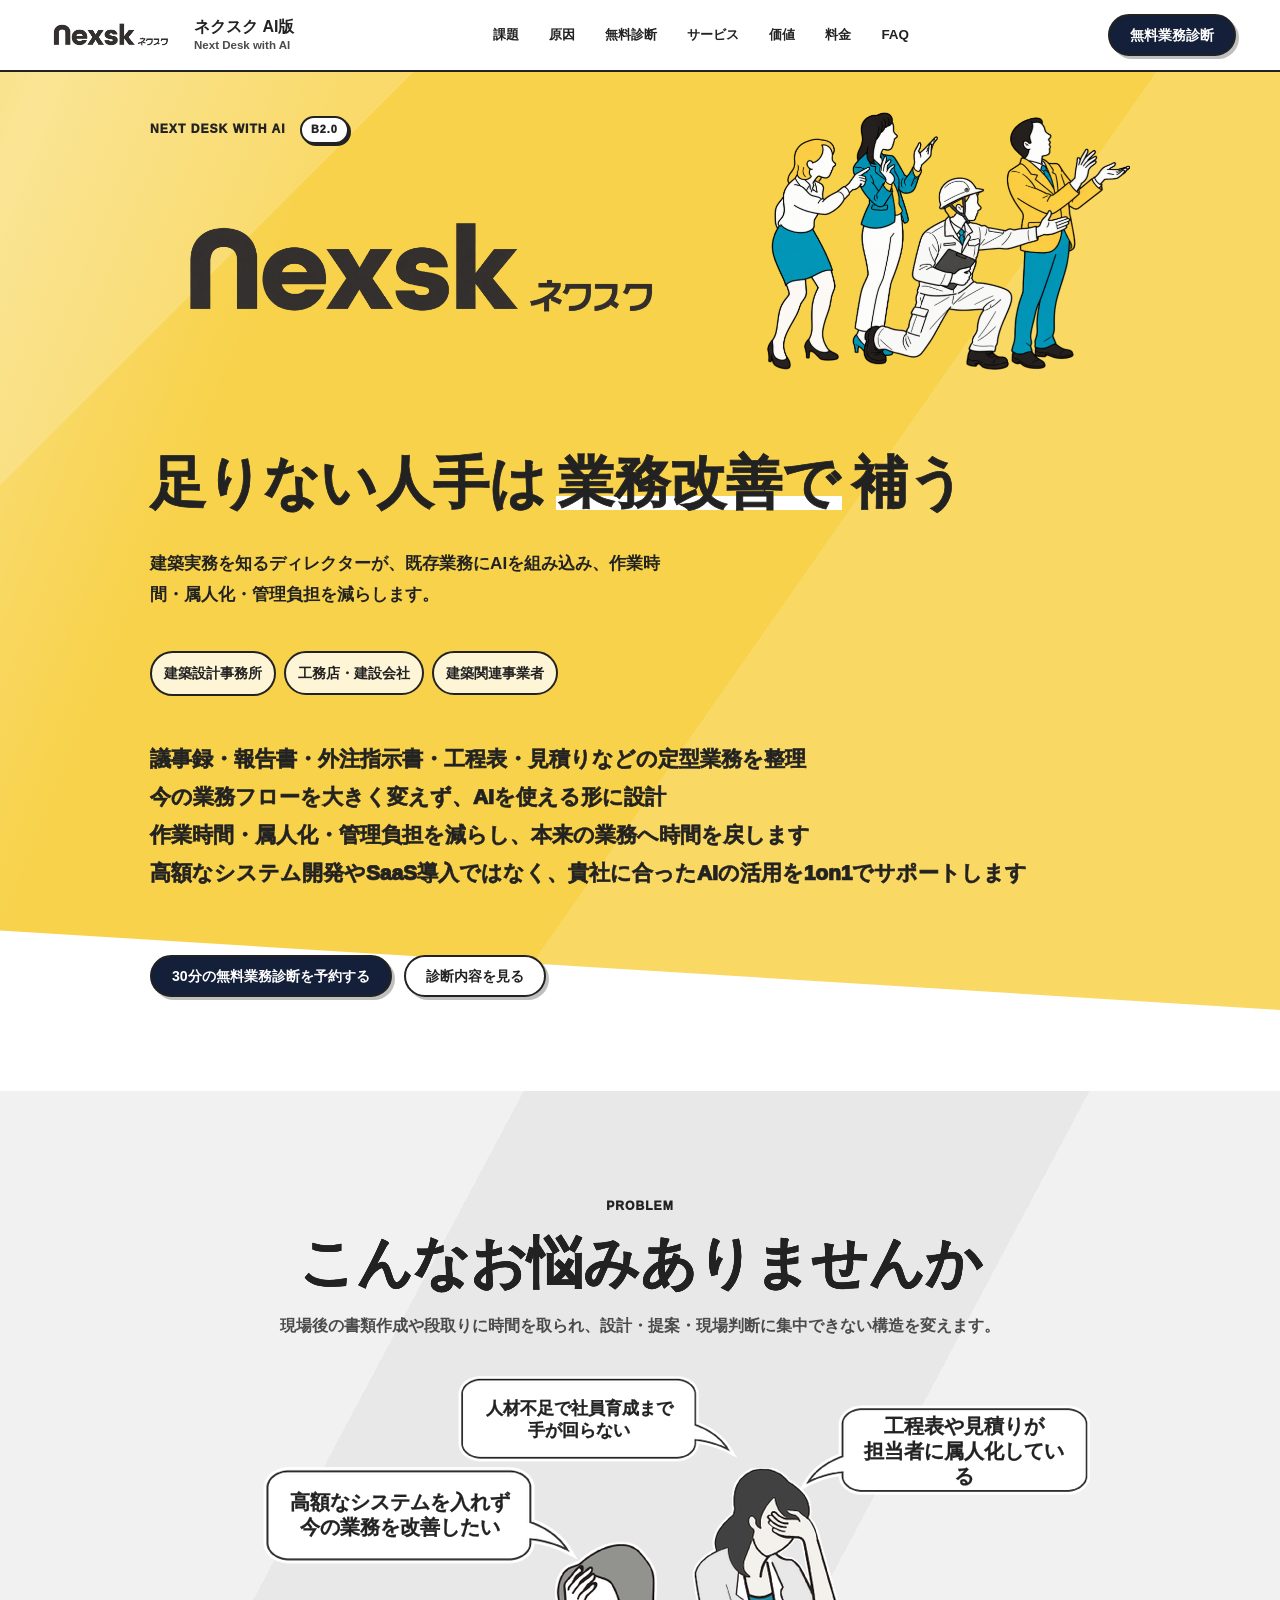
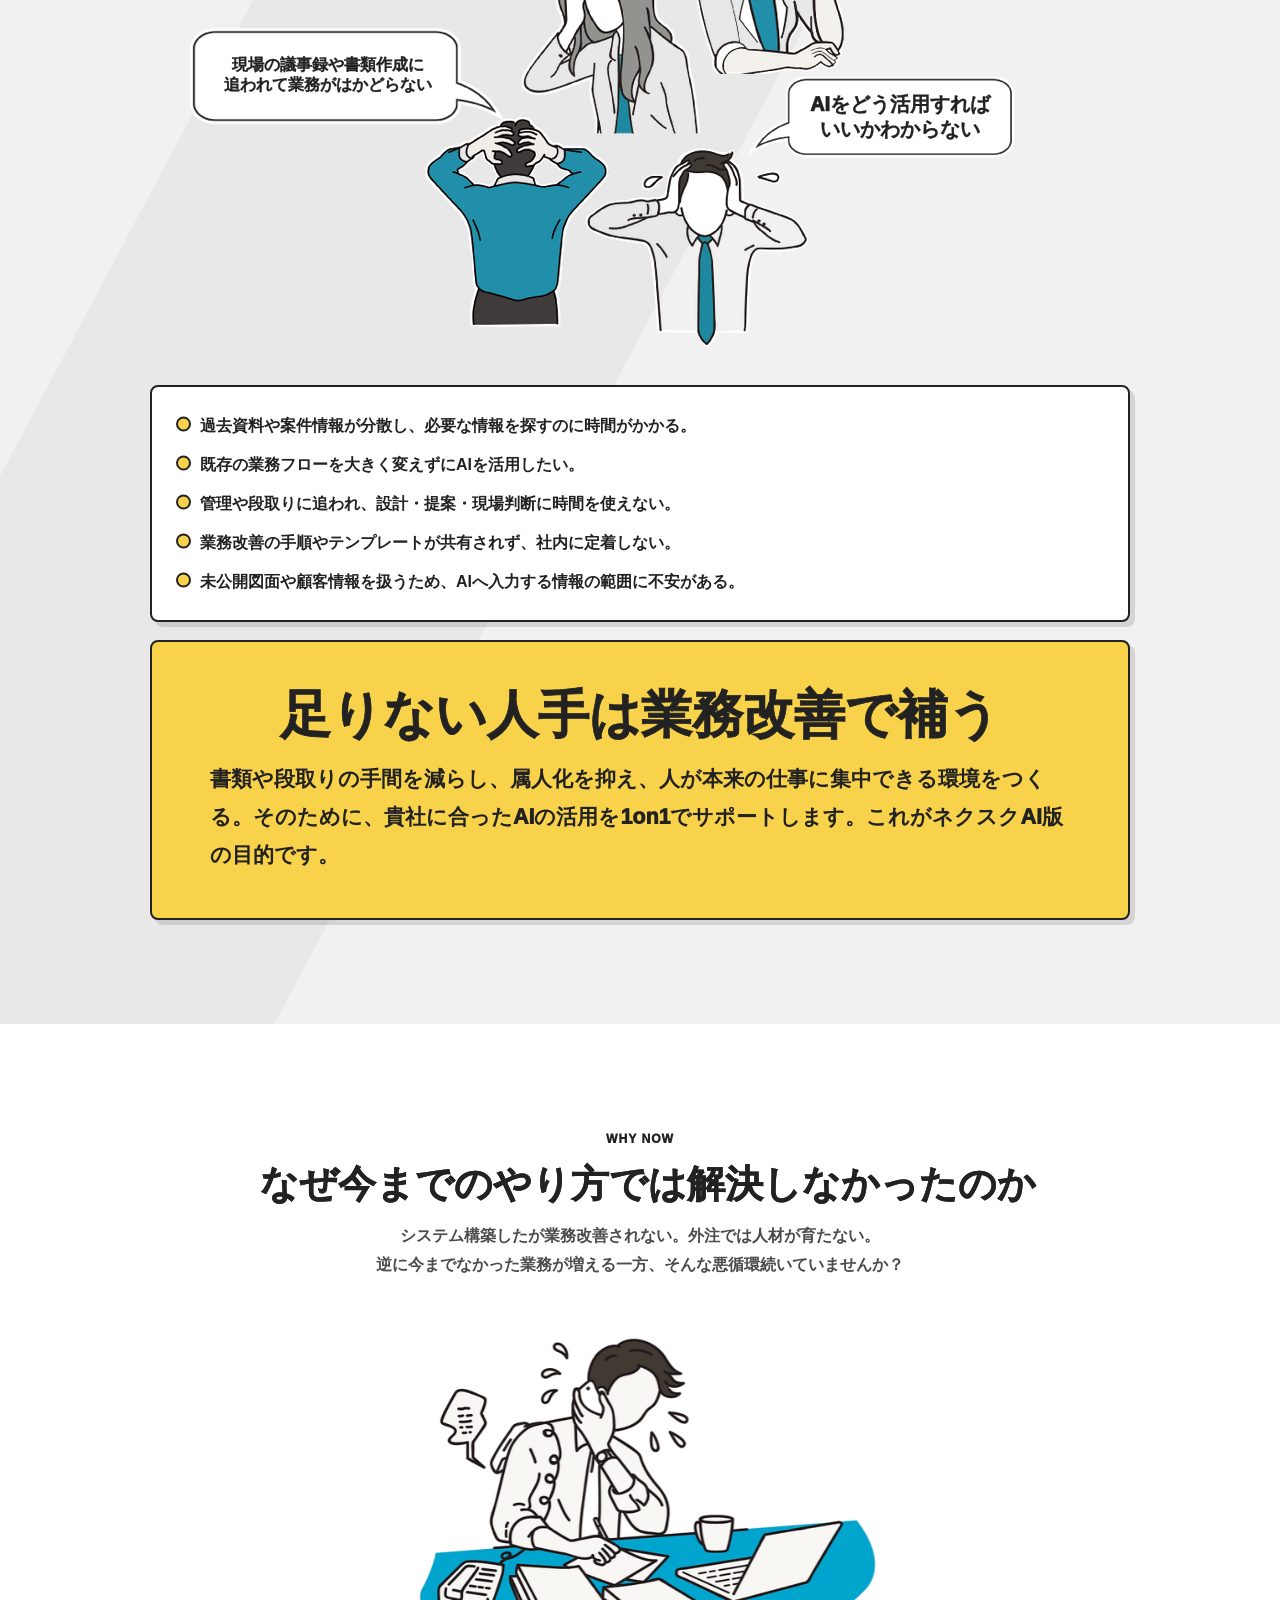
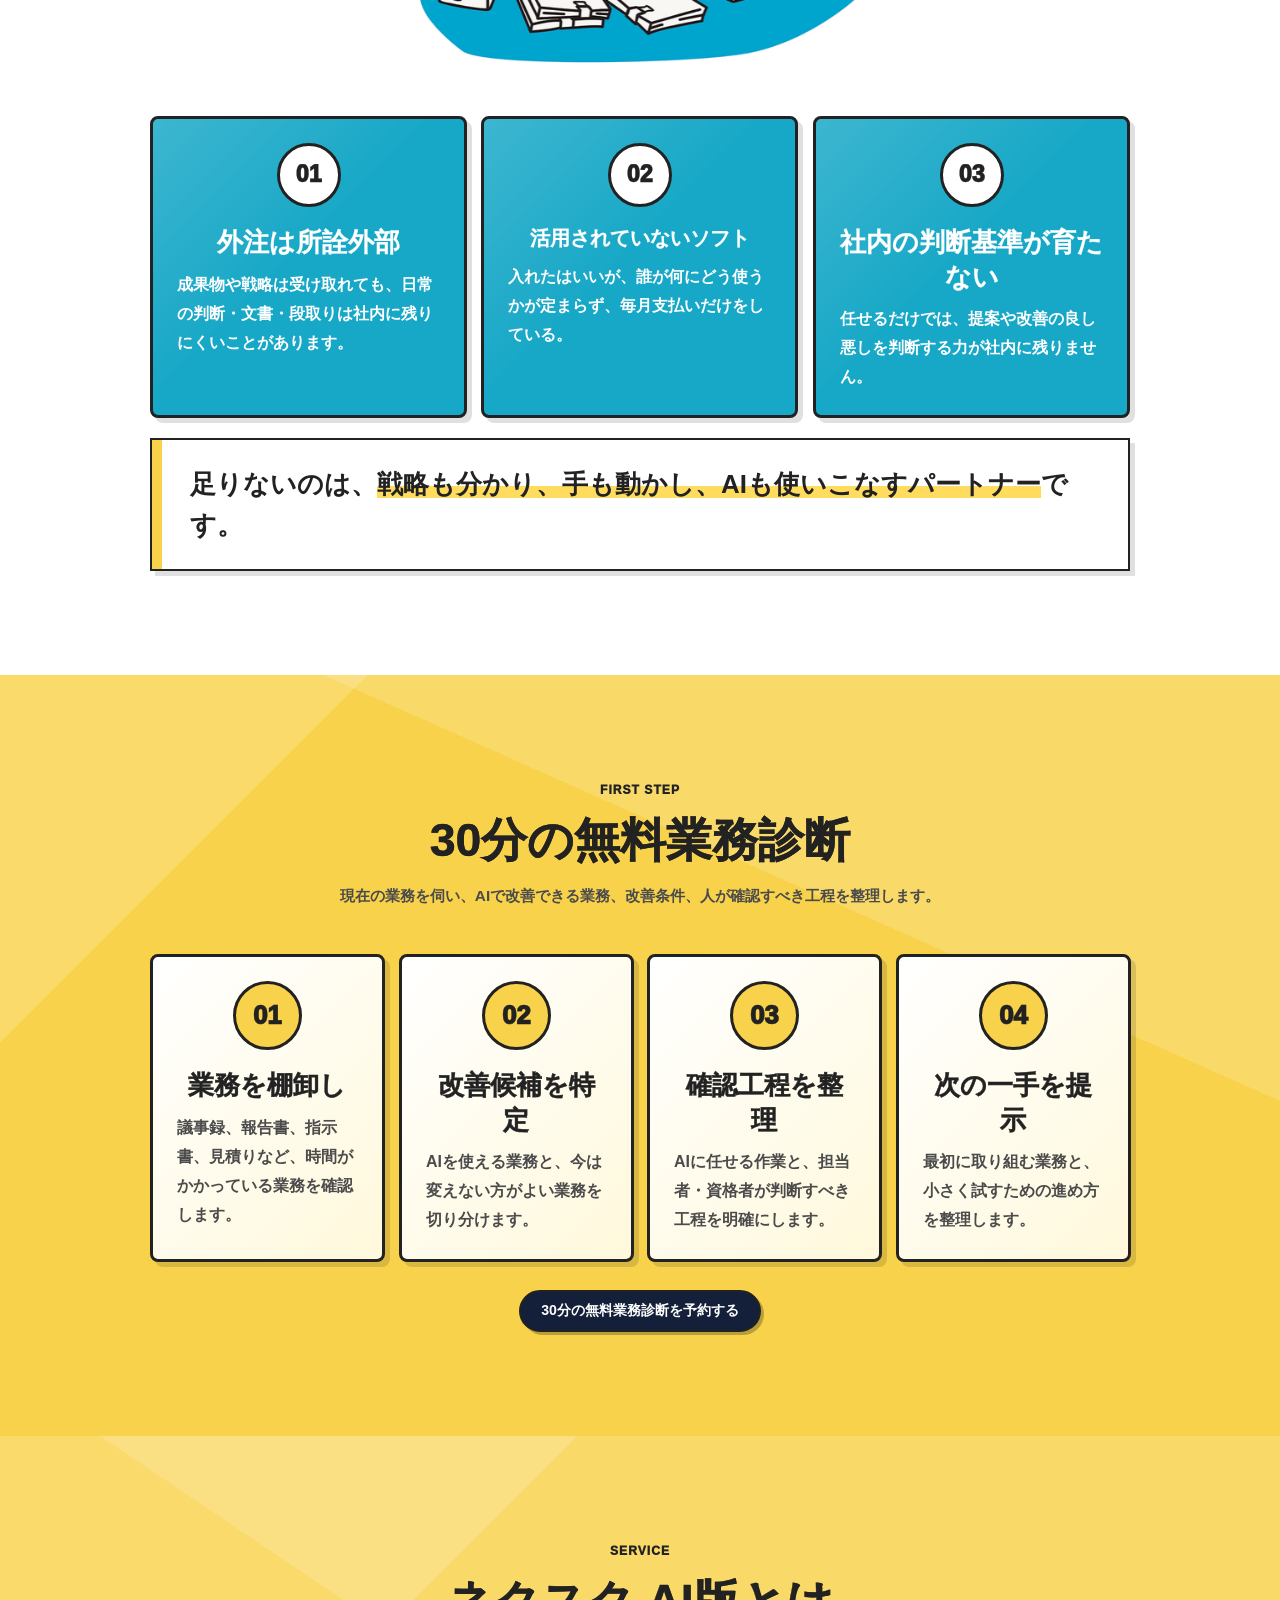
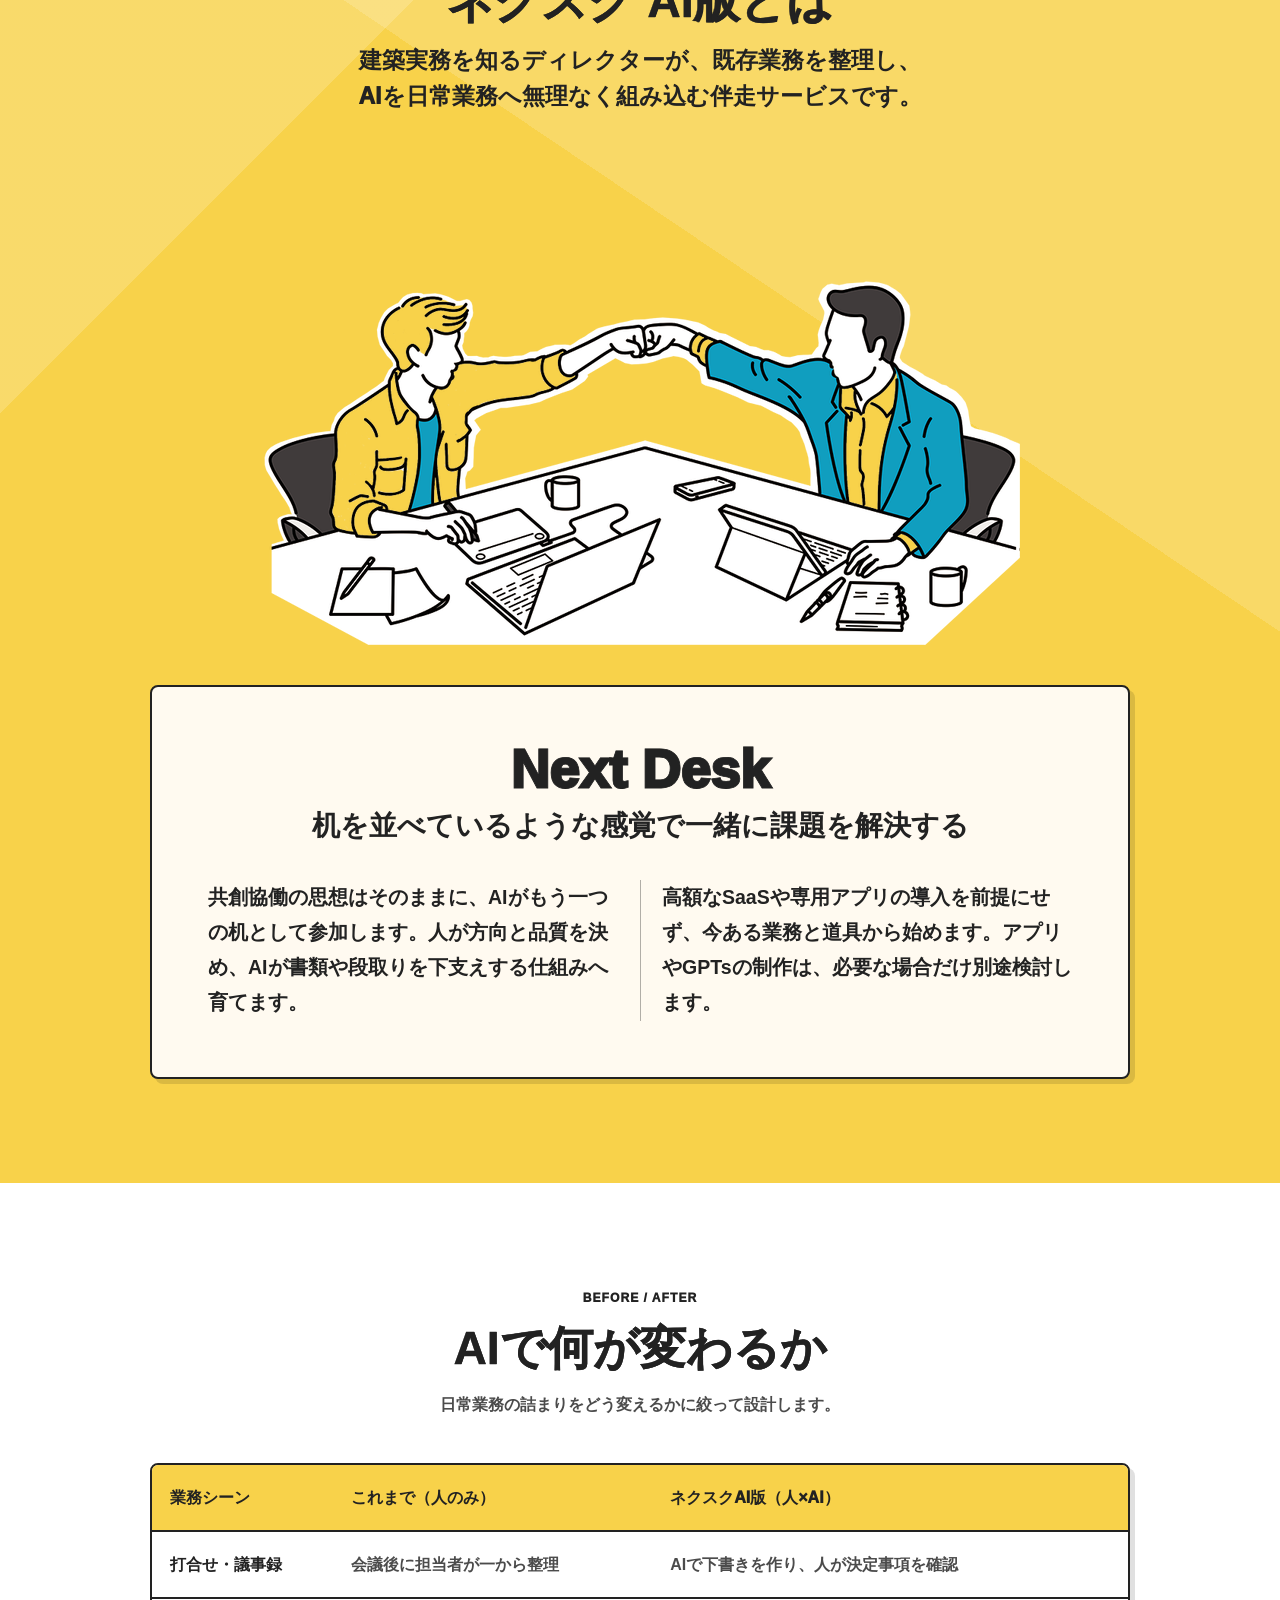
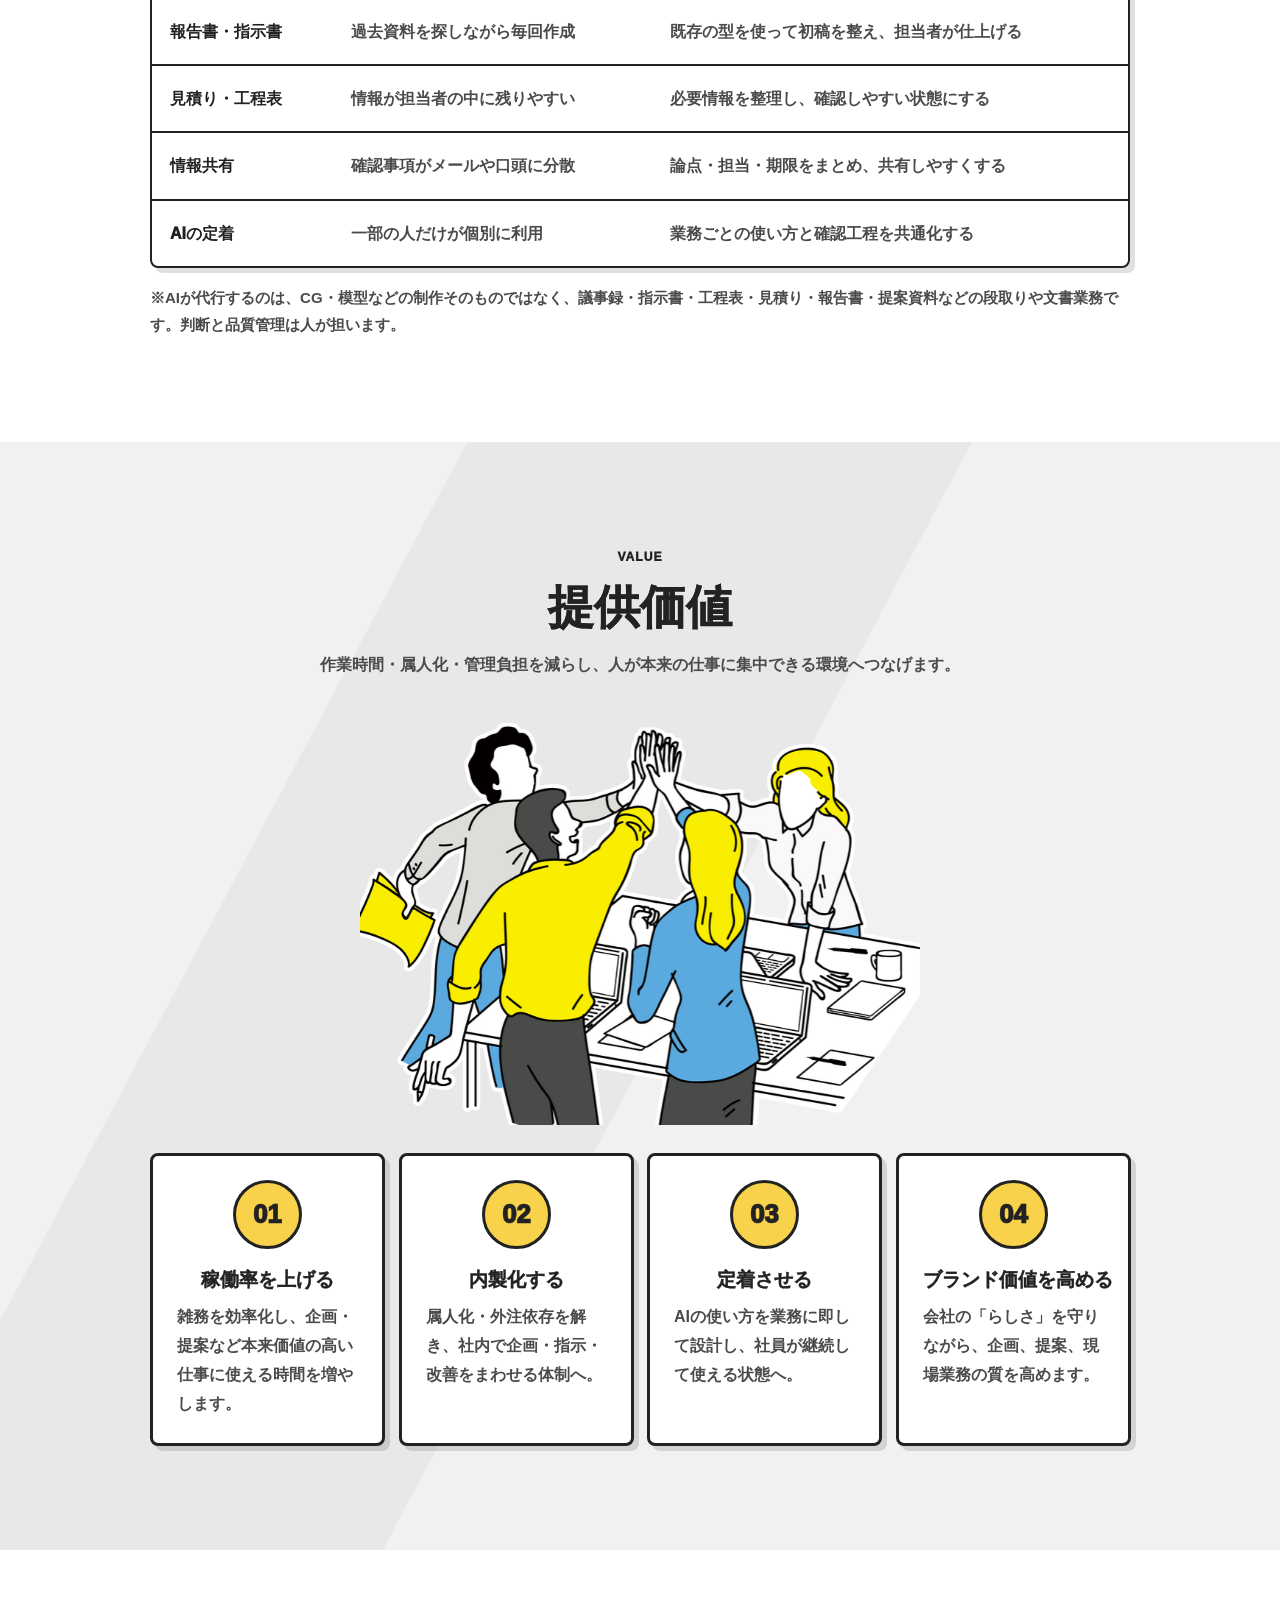
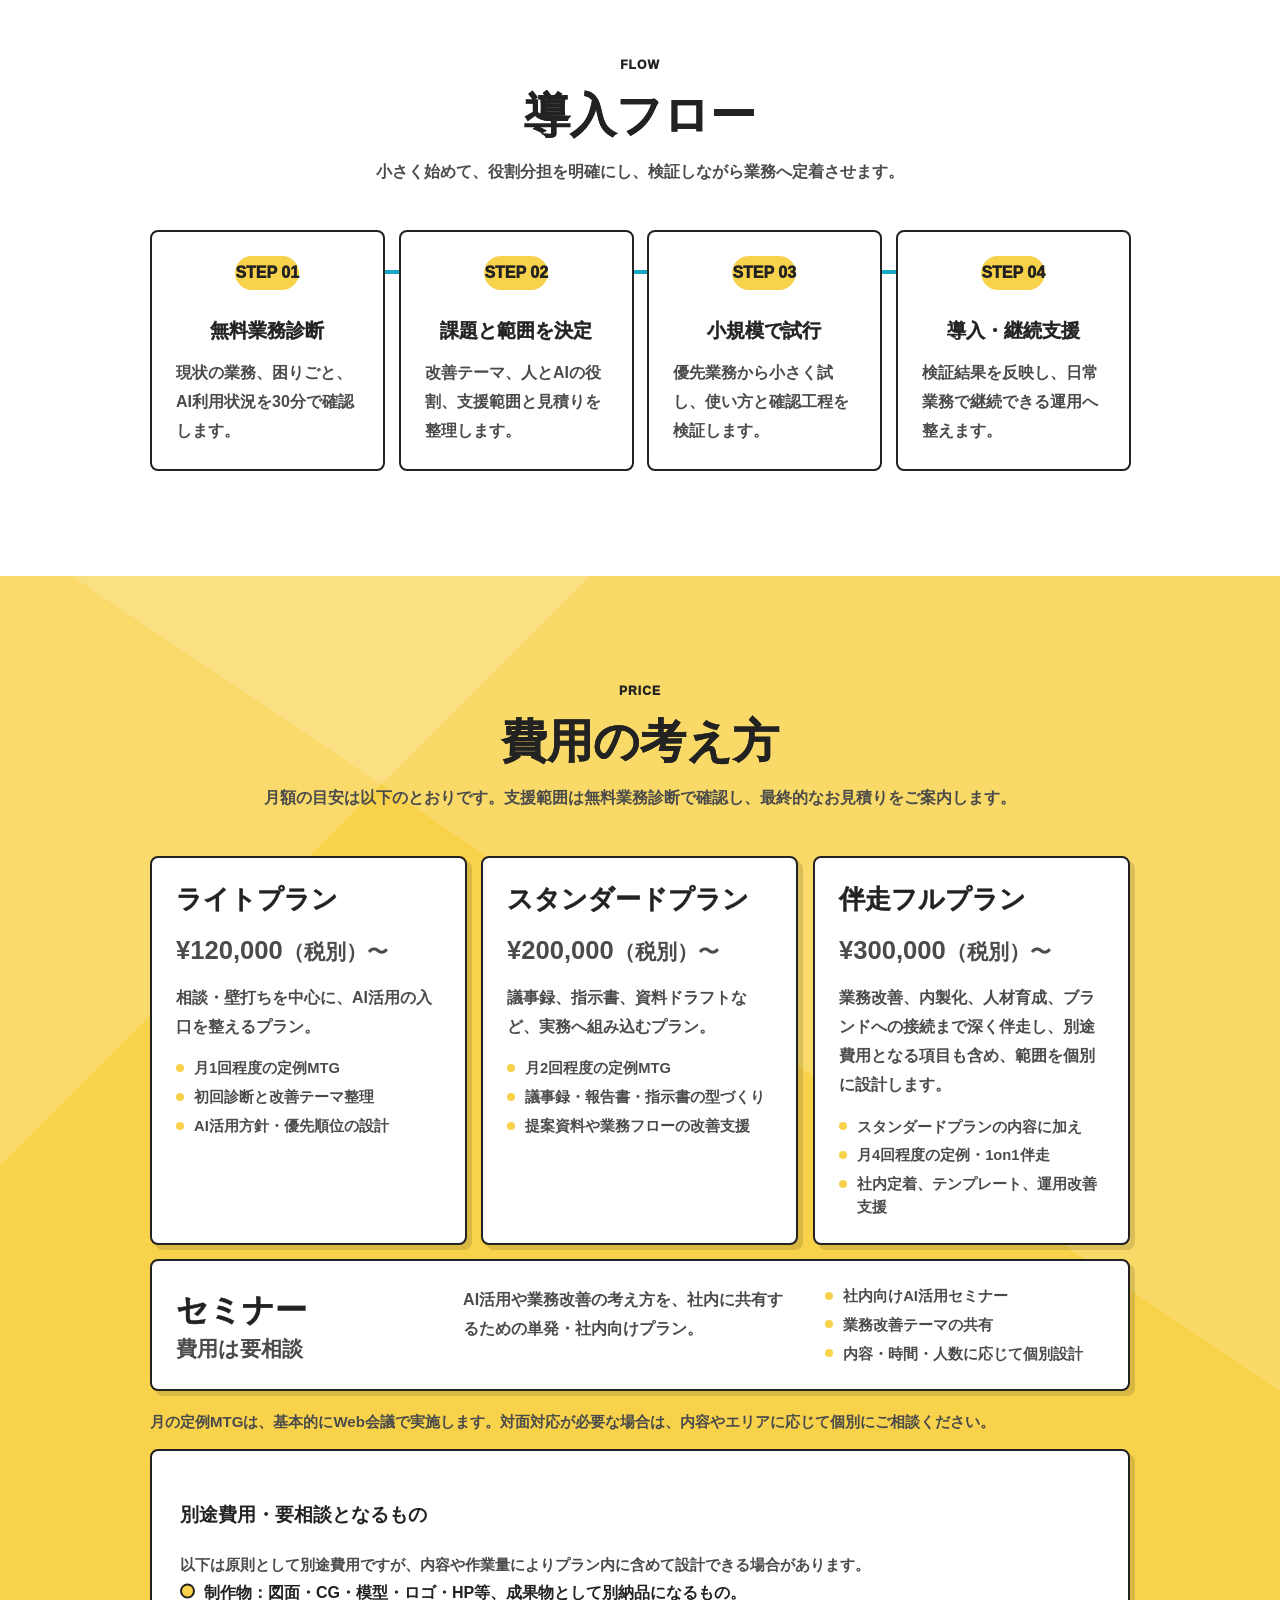
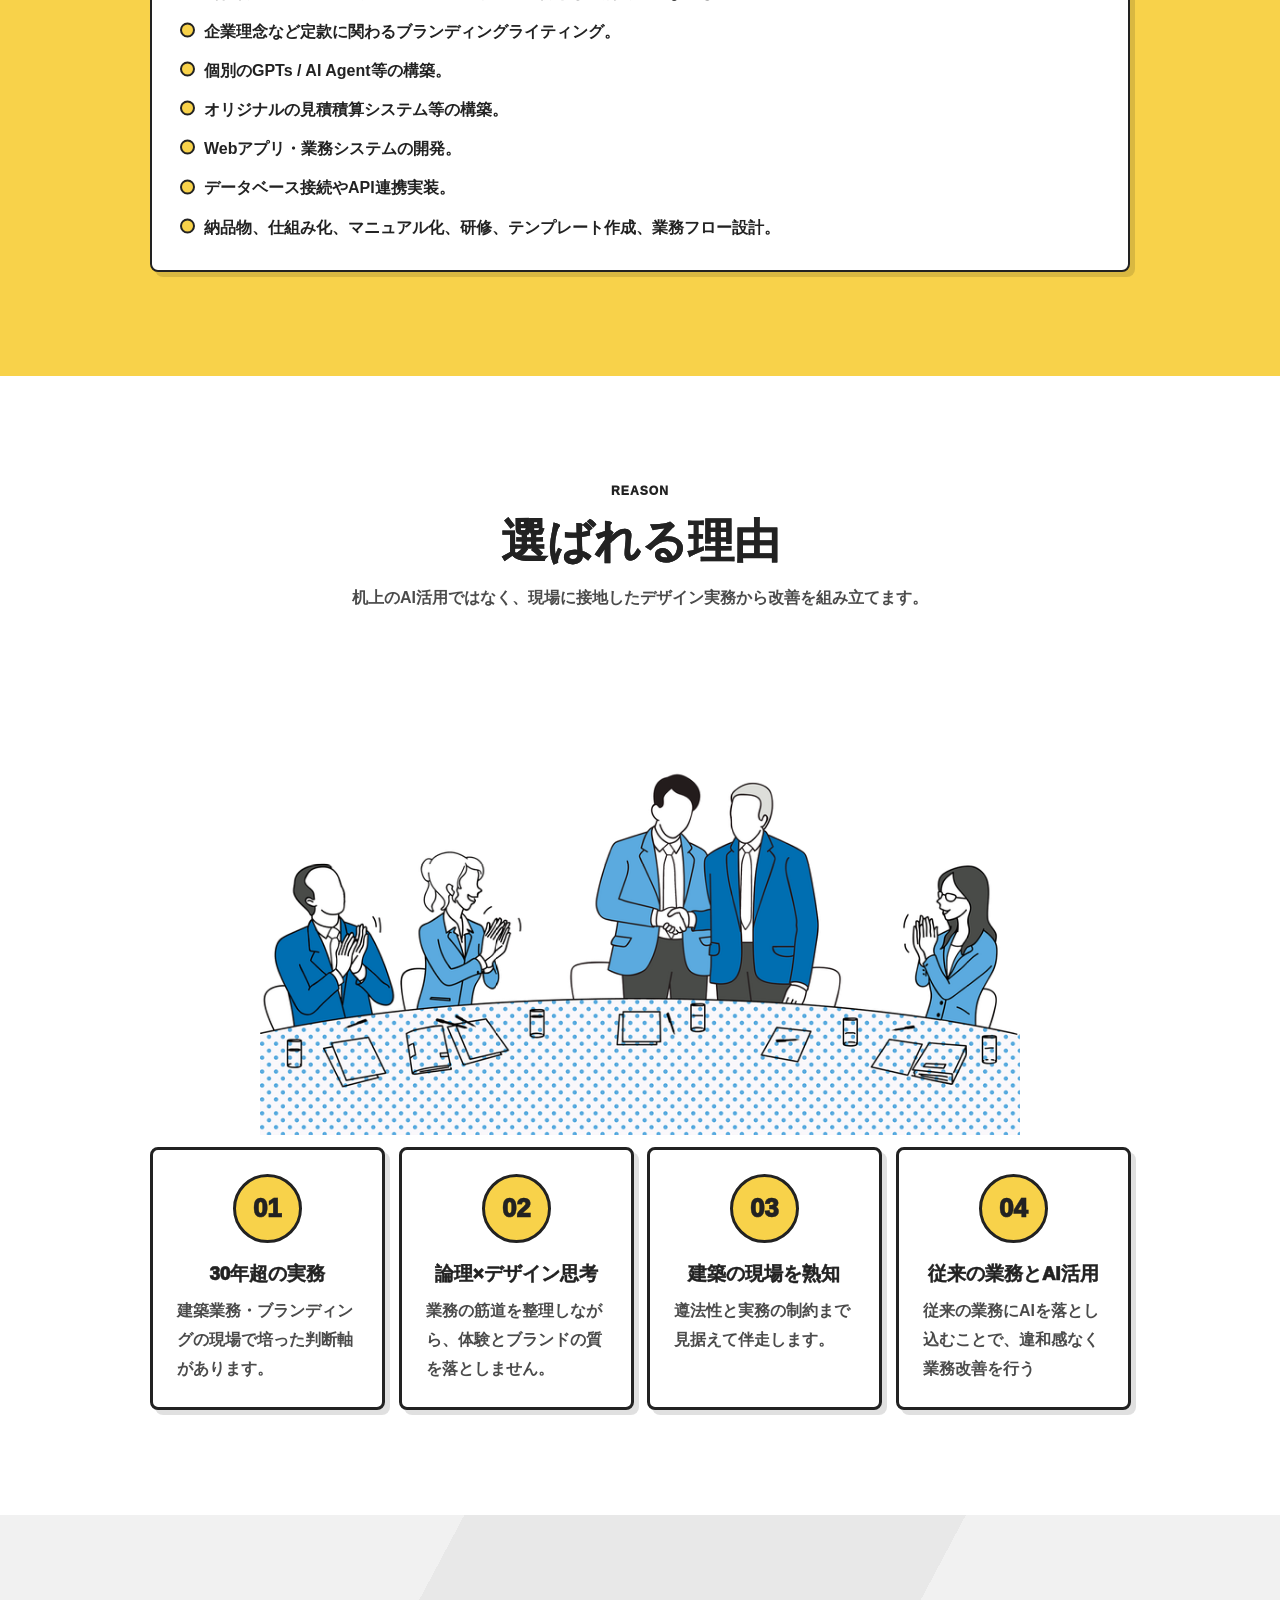
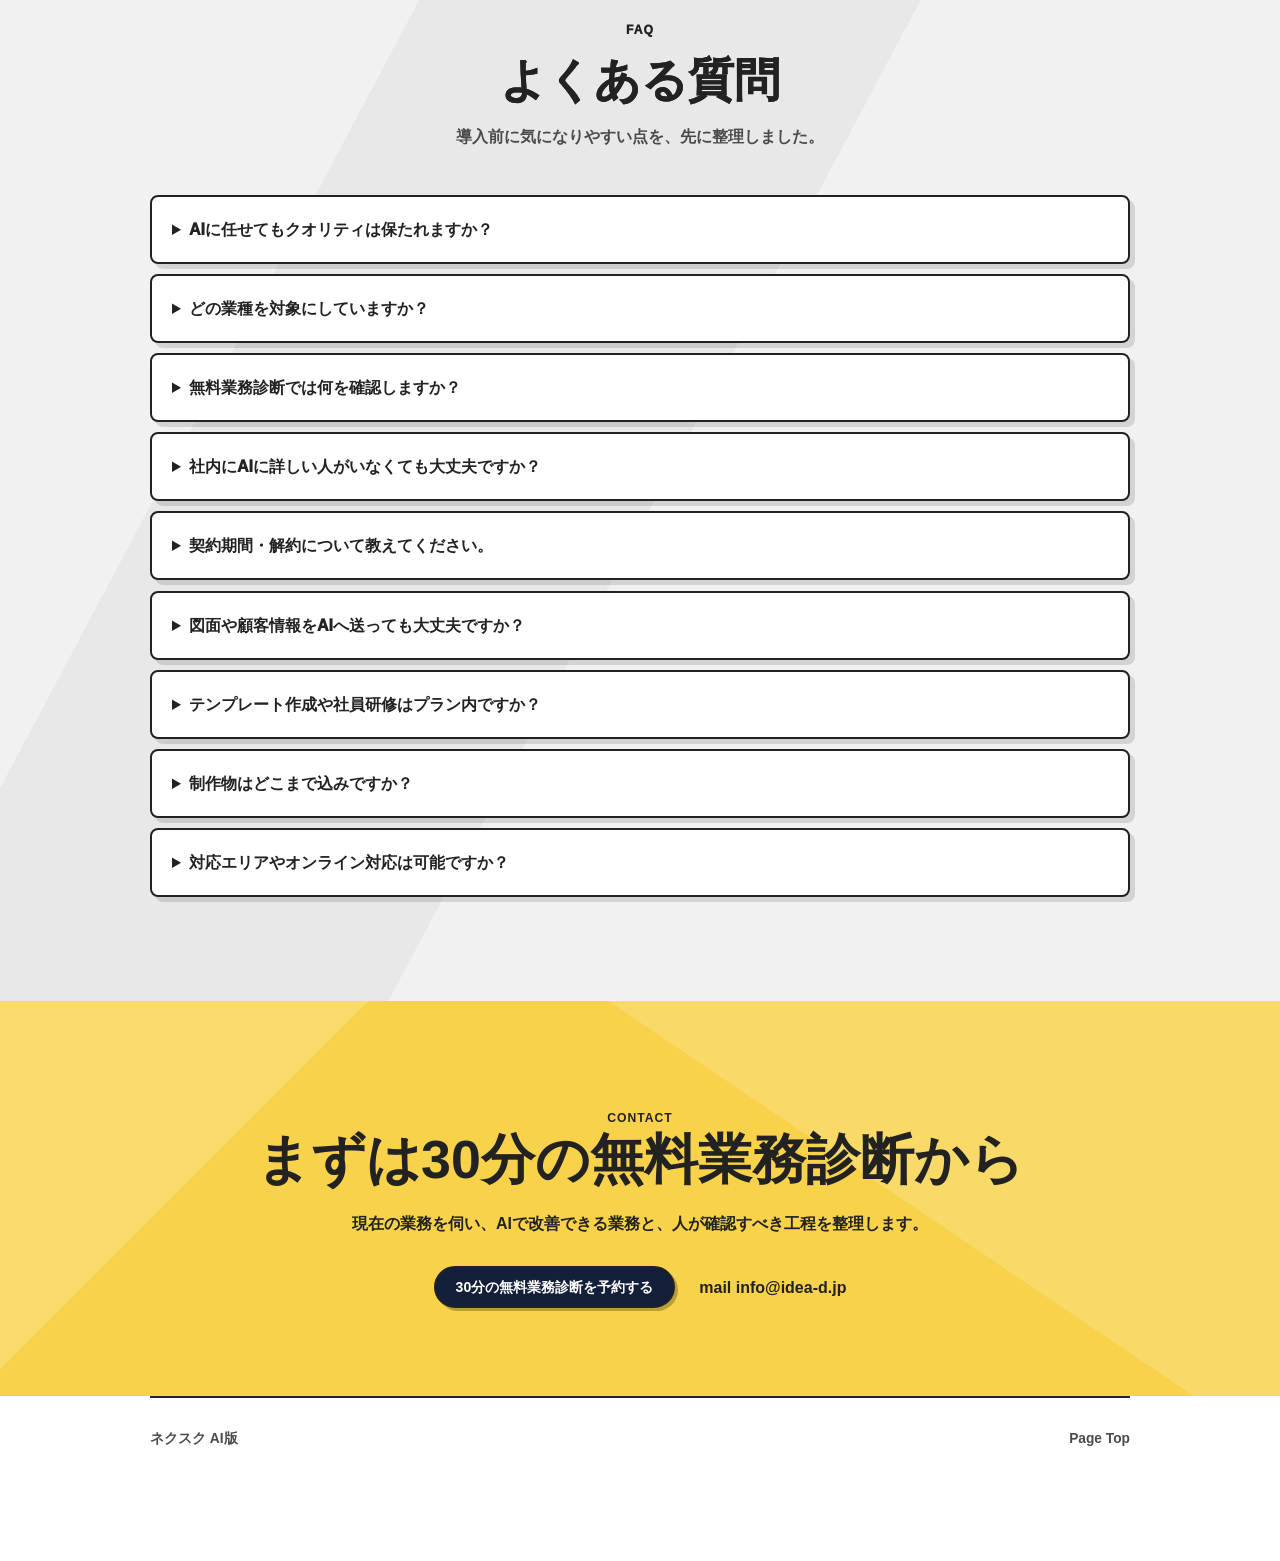
<file: index.html>
<!doctype html>
<!--
  ネクスク AI版 LP
  Sections: HERO / PROBLEM / WHY / SERVICE / CHANGE / VALUE / FLOW / PRICE / REASON / FAQ / CTA
-->
<html lang="ja">
  <head>
    <meta charset="utf-8" />
    <meta name="viewport" content="width=device-width, initial-scale=1" />
    <title>ネクスク AI版 β2.0 | 足りない人手は業務改善で補う</title>
    <meta
      name="description"
      content="建築実務を知るディレクターが、既存業務にAIを組み込み、作業時間・属人化・管理負担を減らすネクスク AI版のランディングページ。"
    />
    <style>
      :root {
        --yellow: #f8d24a;
        --yellow-deep: #f1bd29;
        --blue: #18a8c7;
        --ink: #222222;
        --muted: #4b4b4b;
        --light: #f1f1f1;
        --paper: #ffffff;
        --line: #222222;
        --max: 980px;
        --radius: 8px;
      }

      * {
        box-sizing: border-box;
      }

      html {
        scroll-behavior: smooth;
      }

      body {
        margin: 0;
        color: var(--ink);
        background: var(--paper);
        font-family: "Helvetica Neue", Arial, "Hiragino Kaku Gothic ProN", "Hiragino Sans", "Yu Gothic", Meiryo, sans-serif;
        line-height: 1.82;
        letter-spacing: 0;
      }

      a {
        color: inherit;
        text-decoration: none;
      }

      button {
        font: inherit;
      }

      img,
      svg {
        display: block;
      }

      .sr-only {
        position: absolute;
        width: 1px;
        height: 1px;
        padding: 0;
        margin: -1px;
        overflow: hidden;
        clip: rect(0, 0, 0, 0);
        white-space: nowrap;
        border: 0;
      }

      h1,
      h2,
      h3,
      p,
      li,
      th,
      td {
        overflow-wrap: anywhere;
      }

      .site-header {
        position: sticky;
        top: 0;
        z-index: 20;
        display: grid;
        grid-template-columns: auto 1fr auto;
        gap: 22px;
        align-items: center;
        padding: 12px clamp(18px, 4vw, 44px);
        background: rgba(255, 255, 255, 0.92);
        border-bottom: 2px solid var(--line);
        backdrop-filter: blur(16px);
      }

      .brand {
        display: inline-flex;
        align-items: center;
        gap: 12px;
        font-weight: 900;
        line-height: 1;
      }

      .brand-mark {
        display: block;
        width: 138px;
        aspect-ratio: 2170 / 725;
        overflow: hidden;
      }

      .brand-mark img {
        width: 100%;
        height: 100%;
        object-fit: contain;
      }

      .brand small {
        display: block;
        margin-top: 5px;
        color: var(--muted);
        font-size: 0.72rem;
        font-weight: 800;
      }

      .desktop-nav {
        display: flex;
        justify-content: center;
        gap: clamp(14px, 3vw, 30px);
        color: var(--ink);
        font-size: 0.84rem;
        font-weight: 900;
      }

      .button {
        display: inline-flex;
        align-items: center;
        justify-content: center;
        min-height: 42px;
        padding: 0 20px;
        border: 2px solid var(--line);
        border-radius: 999px;
        background: #142039;
        color: #fff;
        font-size: 0.88rem;
        font-weight: 900;
        line-height: 1.2;
        box-shadow: 3px 3px 0 rgba(0, 0, 0, 0.25);
        transition: transform 0.18s ease, box-shadow 0.18s ease;
      }

      .button:hover {
        transform: translate(2px, 2px);
        box-shadow: 1px 1px 0 rgba(0, 0, 0, 0.25);
      }

      .button.ghost {
        background: #fff;
        color: var(--ink);
      }

      .hero {
        position: relative;
        min-height: 620px;
        padding: clamp(34px, 6vw, 74px) clamp(18px, 4vw, 52px) clamp(72px, 9vw, 112px);
        overflow: hidden;
        background:
          linear-gradient(135deg, rgba(255, 255, 255, 0.18) 0 18%, transparent 18% 100%),
          linear-gradient(125deg, transparent 0 58%, rgba(255, 255, 255, 0.14) 58% 100%),
          var(--yellow);
      }

      .hero::after {
        position: absolute;
        inset: auto -10% -1px -10%;
        height: 26%;
        content: "";
        background: #fff;
        clip-path: polygon(0 36%, 100% 72%, 100% 100%, 0 100%);
      }

      .hero-inner,
      .section,
      .final-cta,
      footer {
        width: min(var(--max), calc(100% - 36px));
        margin: 0 auto;
      }

      .hero-inner {
        position: relative;
        z-index: 1;
        display: grid;
        grid-template-columns: minmax(0, 1.04fr) minmax(280px, 0.78fr);
        column-gap: clamp(24px, 6vw, 72px);
        row-gap: 20px;
        align-items: center;
        transform: translateY(-30px);
      }

      .label {
        margin: 0 0 12px;
        color: var(--ink);
        font-size: 0.76rem;
        font-weight: 950;
        letter-spacing: 0.08em;
        text-transform: uppercase;
      }

      .hero .label,
      .hero h1,
      .hero-copy,
      .hero-result {
        grid-column: 1;
      }

      .hero .label {
        grid-row: 1;
      }

      .hero-logo {
        grid-column: 1;
        grid-row: 2;
        width: min(560px, calc(100vw - 72px));
        margin: 0 0 6px;
      }

      .hero-logo img {
        width: 100%;
        height: auto;
      }

      .hero h1 {
        grid-row: 3;
        max-width: none;
        margin: 64px 0 0;
        color: var(--ink);
        font-size: clamp(2rem, 4.4vw, 3.8rem);
        line-height: 1.05;
        font-weight: 950;
        white-space: nowrap;
        -webkit-text-stroke: 0.75px currentColor;
      }

      .hero h1 span {
        display: inline;
      }

      .hero-grid {
        display: contents;
      }

      .hero-copy {
        grid-column: 1;
        grid-row: 4;
        margin: 16px 0 0;
        color: var(--ink);
        font-size: clamp(0.95rem, 1.34vw, 1.12rem);
        font-weight: 900;
        white-space: normal;
      }

      .hero-tags {
        grid-column: 1;
        grid-row: 5;
        display: flex;
        flex-wrap: wrap;
        gap: 8px;
        margin: 20px 0 0;
        padding: 0;
        list-style: none;
      }

      .hero-tags li {
        padding: 7px 12px;
        border: 2px solid var(--line);
        border-radius: 999px;
        background: rgba(255, 255, 255, 0.78);
        color: var(--ink);
        font-size: 0.9rem;
        font-weight: 950;
      }

      .hero-result {
        grid-column: 1 / -1;
        grid-row: 6;
        margin-top: 20px;
        padding: 0;
        border: 0;
        background: transparent;
      }

      .hero-result h2 {
        margin: 0;
        font-size: clamp(1.24rem, 2vw, 1.72rem);
        line-height: 1.35;
        font-weight: 950;
        white-space: nowrap;
        -webkit-text-stroke: 0.55px currentColor;
      }

      .hero-result p {
        margin: 10px 0 0;
        color: var(--ink);
        font-size: clamp(1.18rem, 1.7vw, 1.3rem);
        line-height: 1.35;
        font-weight: 950;
        white-space: nowrap;
        -webkit-text-stroke: 0.55px currentColor;
      }

      .hero-actions {
        display: flex;
        flex-wrap: wrap;
        gap: 12px;
        margin-top: 20px;
      }

      .hero .hero-actions {
        transform: translateY(48px);
      }

      .hero-illust,
      .section-illust,
      .section-visual {
        color: var(--ink);
      }

      .legacy-illust {
        display: none;
      }

      .hero-visual {
        grid-column: 2;
        grid-row: 1 / span 6;
        width: min(100%, 520px);
        justify-self: center;
        align-self: center;
        transform: translateY(-290px);
      }

      .section-visual {
        width: min(680px, 100%);
        height: auto;
        margin: -8px auto 28px;
      }

      .section-visual.narrow {
        width: min(520px, 100%);
      }

      .section-visual.wide {
        width: min(760px, 100%);
      }

      #value .section-visual {
        width: min(560px, 78%);
      }

      #reason .section-visual {
        margin-top: -28px;
        margin-bottom: 12px;
      }

      .problem-art {
        position: relative;
        width: min(900px, 100%);
        margin: -8px auto 28px;
      }

      .problem-art img {
        width: 100%;
        height: auto;
      }

      .problem-bubble {
        position: absolute;
        display: grid;
        margin: 0;
        min-height: 9%;
        place-items: center;
        padding: 1.1% 2.1%;
        border: 0;
        background: transparent;
        color: var(--ink);
        font-size: clamp(0.82rem, 1.55vw, 1.22rem);
        font-weight: 950;
        line-height: 1.28;
        text-align: center;
        -webkit-text-stroke: 0.25px currentColor;
      }

      .problem-bubble::before,
      .problem-bubble::after {
        display: none;
      }

      .problem-bubble::before {
        right: -34px;
        bottom: 16%;
        border-width: 13px 0 13px 34px;
        border-color: transparent transparent transparent #3a3a3a;
      }

      .problem-bubble::after {
        right: -29px;
        bottom: calc(16% + 2px);
        border-width: 11px 0 11px 29px;
        border-color: transparent transparent transparent #fff;
      }

      .problem-bubble.grow {
        left: 29.7%;
        top: 0;
        width: 27.2%;
        height: 14.8%;
        font-size: clamp(0.78rem, 1.42vw, 1.08rem);
        white-space: nowrap;
      }

      .problem-bubble.grow::before {
        right: -8%;
        bottom: 10%;
      }

      .problem-bubble.grow::after {
        right: calc(-8% + 5px);
        bottom: calc(10% + 2px);
      }

      .problem-bubble.branding {
        right: 0;
        top: 4.8%;
        width: 28%;
        height: 15.7%;
      }

      .problem-bubble.branding::before {
        left: -34px;
        right: auto;
        bottom: 8%;
        border-width: 13px 34px 13px 0;
        border-color: transparent #3a3a3a transparent transparent;
      }

      .problem-bubble.branding::after {
        left: -29px;
        right: auto;
        bottom: calc(8% + 2px);
        border-width: 11px 29px 11px 0;
        border-color: transparent #fff transparent transparent;
      }

      .problem-bubble.designer {
        left: 8%;
        top: 15.5%;
        width: 30.6%;
        height: 16.9%;
      }

      .problem-bubble.designer::before {
        right: -8%;
        bottom: 12%;
      }

      .problem-bubble.designer::after {
        right: calc(-8% + 5px);
        bottom: calc(12% + 2px);
      }

      .problem-bubble.inhouse {
        left: 0;
        top: 43%;
        width: 30.6%;
        height: 16.9%;
        font-size: clamp(0.76rem, 1.36vw, 1rem);
        white-space: nowrap;
      }

      .problem-bubble.inhouse::before {
        right: -7%;
        bottom: 7%;
      }

      .problem-bubble.inhouse::after {
        right: calc(-7% + 5px);
        bottom: calc(7% + 2px);
      }

      .problem-bubble.outsource {
        right: 8.2%;
        top: 51.6%;
        width: 25.8%;
        height: 14.1%;
      }

      .problem-bubble.outsource .bubble-line {
        display: block;
        white-space: nowrap;
      }

      .problem-bubble.outsource::before {
        left: -34px;
        right: auto;
        bottom: 12%;
        border-width: 13px 34px 13px 0;
        border-color: transparent #3a3a3a transparent transparent;
      }

      .problem-bubble.outsource::after {
        left: -29px;
        right: auto;
        bottom: calc(12% + 2px);
        border-width: 11px 29px 11px 0;
        border-color: transparent #fff transparent transparent;
      }

      .illust-fill-yellow {
        fill: var(--yellow);
      }

      .illust-fill-blue {
        fill: var(--blue);
      }

      .illust-fill-paper {
        fill: #fff;
      }

      .illust-line {
        fill: none;
        stroke: currentColor;
        stroke-width: 4;
        stroke-linecap: round;
        stroke-linejoin: round;
      }

      .illust-thin {
        fill: none;
        stroke: currentColor;
        stroke-width: 2.4;
        stroke-linecap: round;
        stroke-linejoin: round;
      }

      .section {
        position: relative;
        padding: clamp(64px, 9vw, 104px) 0;
      }

      .section::before,
      .final-cta::before {
        position: absolute;
        inset: 0 calc(50% - 50vw);
        z-index: -1;
        content: "";
        background: var(--paper);
      }

      #problem::before,
      #value::before,
      #faq::before {
        background:
          linear-gradient(118deg, transparent 0 25%, rgba(0, 0, 0, 0.04) 25% 52%, transparent 52%),
          var(--light);
      }

      #service::before,
      #price::before,
      .final-cta::before {
        background:
          linear-gradient(135deg, rgba(255, 255, 255, 0.18) 0 22%, transparent 22% 100%),
          linear-gradient(34deg, transparent 0 64%, rgba(255, 255, 255, 0.16) 64%),
          var(--yellow);
      }

      #diagnosis::before {
        background:
          linear-gradient(135deg, rgba(255, 255, 255, 0.18) 0 18%, transparent 18% 100%),
          linear-gradient(24deg, transparent 0 68%, rgba(255, 255, 255, 0.16) 68%),
          var(--yellow);
      }

      .section-head {
        max-width: 760px;
        margin: 0 auto clamp(28px, 4vw, 44px);
        text-align: center;
      }

      .section-head h2 {
        margin: 0;
        color: var(--ink);
        font-size: clamp(1.8rem, 3.6vw, 3rem);
        line-height: 1.2;
        font-weight: 850;
        -webkit-text-stroke: 0.35px currentColor;
        text-shadow: 0.35px 0 0 currentColor;
      }

      #problem-title {
        font-size: clamp(2rem, 4.4vw, 3.75rem);
        font-weight: 880;
        -webkit-text-stroke: 0.5px currentColor;
        text-shadow:
          0.45px 0 0 currentColor,
          0 0.35px 0 currentColor;
      }

      #why-title {
        font-size: clamp(1.65rem, 3vw, 2.35rem);
        white-space: nowrap;
      }

      .section-head p:not(.label) {
        margin: 14px 0 0;
        color: var(--muted);
        font-weight: 800;
      }

      #service .section-head {
        max-width: 1040px;
      }

      #diagnosis .section-head {
        max-width: 1180px;
      }

      #diagnosis .section-head > p:not(.label) {
        font-size: clamp(0.86rem, 1.2vw, 1rem);
        white-space: nowrap;
      }

      #service .section-head p:not(.label) {
        color: var(--ink);
        font-size: clamp(1.12rem, 1.8vw, 1.45rem);
        line-height: 1.55;
        font-weight: 950;
      }

      .card,
      .list-box,
      .statement,
      .plan,
      .placeholder,
      details,
      .table-wrap,
      .price-note {
        border: 2px solid var(--line);
        border-radius: var(--radius);
        background: #fff;
        box-shadow: 5px 5px 0 rgba(0, 0, 0, 0.12);
      }

      .card,
      .list-box,
      .plan,
      .placeholder {
        padding: 24px;
      }

      .list-box ul,
      .plain-list {
        margin: 0;
        padding: 0;
        list-style: none;
      }

      .list-box li,
      .plain-list li {
        position: relative;
        padding-left: 24px;
        color: var(--ink);
        font-weight: 800;
      }

      .list-box li + li,
      .plain-list li + li {
        margin-top: 10px;
      }

      .list-box li::before,
      .plain-list li::before {
        position: absolute;
        left: 0;
        top: 0.82em;
        width: 11px;
        height: 11px;
        content: "";
        border: 2px solid var(--line);
        border-radius: 50%;
        background: var(--yellow);
        transform: translateY(-50%);
      }

      .statement {
        display: grid;
        grid-template-columns: 1fr;
        gap: 18px;
        margin-top: 18px;
        padding: clamp(28px, 4vw, 44px) clamp(26px, 5vw, 58px);
        background: var(--yellow);
      }

      .statement > div:first-child {
        max-width: 1080px;
        margin-inline: auto;
      }

      .statement h3,
      .card h3,
      .plan h3,
      .placeholder h3 {
        margin: 0;
        color: var(--ink);
        font-size: clamp(1.18rem, 2vw, 1.6rem);
        line-height: 1.35;
        font-weight: 950;
        -webkit-text-stroke: 0.4px currentColor;
      }

      .statement h3 {
        font-size: clamp(2rem, 4.2vw, 3.2rem);
        line-height: 1.12;
        text-align: center;
        -webkit-text-stroke: 0.65px currentColor;
      }

      .statement p,
      .card p,
      .plan p,
      .placeholder p {
        margin: 10px 0 0;
        color: var(--muted);
        font-weight: 700;
      }

      .statement > div:first-child p {
        max-width: 920px;
        margin-top: 16px;
        color: var(--ink);
        font-size: clamp(1.08rem, 1.8vw, 1.34rem);
        line-height: 1.78;
        font-weight: 950;
      }

      .boundary {
        display: grid;
        grid-template-columns: minmax(130px, 0.22fr) minmax(0, 1fr);
        gap: 18px;
        align-items: start;
        max-width: 1080px;
        padding: 18px 22px;
        border: 2px dashed var(--line);
        border-radius: var(--radius);
        background: rgba(255, 255, 255, 0.9);
        color: var(--ink);
        font-size: clamp(0.92rem, 1.2vw, 1.02rem);
        line-height: 1.72;
        font-weight: 850;
      }

      .boundary strong {
        display: block;
        margin: 0;
        color: var(--ink);
        font-size: clamp(1rem, 1.5vw, 1.16rem);
        line-height: 1.45;
        font-weight: 950;
      }

      .boundary p {
        margin: 0;
        color: var(--ink);
        font-weight: 850;
      }

      .grid-3,
      .grid-4,
      .plan-grid,
      .voice-grid {
        display: grid;
        gap: 14px;
      }

      .grid-3,
      .plan-grid,
      .voice-grid {
        grid-template-columns: repeat(3, minmax(0, 1fr));
      }

      .grid-4 {
        grid-template-columns: repeat(4, minmax(0, 1fr));
      }

      .value-grid .card h3 {
        font-size: clamp(1rem, 1.45vw, 1.24rem);
        text-align: center;
        white-space: nowrap;
      }

      .reason-grid .card h3 {
        font-size: clamp(1rem, 1.45vw, 1.24rem);
        text-align: center;
        white-space: nowrap;
      }

      .value-grid .card {
        min-height: 100%;
        border-width: 3px;
      }

      .reason-grid .card {
        min-height: 100%;
        border-width: 3px;
      }

      .diagnosis-grid {
        display: grid;
        grid-template-columns: repeat(4, minmax(0, 1fr));
        gap: 14px;
      }

      .diagnosis-grid .card {
        min-height: 100%;
        border-width: 3px;
        background:
          linear-gradient(135deg, rgba(255, 255, 255, 0.92), rgba(255, 248, 218, 0.96)),
          #fff;
      }

      .diagnosis-grid .card h3 {
        text-align: center;
      }

      .diagnosis-number {
        display: grid;
        width: clamp(60px, 5.4vw, 78px);
        height: clamp(60px, 5.4vw, 78px);
        margin: 0 auto 18px;
        place-items: center;
        border: 3px solid var(--line);
        border-radius: 999px;
        background: var(--yellow);
        color: var(--ink);
        font-size: clamp(1.26rem, 2vw, 1.8rem);
        font-weight: 950;
        line-height: 1;
        -webkit-text-stroke: 0.35px currentColor;
      }

      .why-grid {
        display: grid;
        grid-template-columns: repeat(3, minmax(0, 1fr));
        gap: 14px;
      }

      .why-grid .card {
        min-height: 100%;
        border-width: 3px;
        background:
          linear-gradient(135deg, rgba(255, 255, 255, 0.16), transparent 46%),
          var(--blue);
      }

      .why-grid .card h3 {
        color: #fff;
        text-align: center;
        -webkit-text-stroke: 0.25px currentColor;
      }

      .why-grid .card:nth-child(2) h3 {
        font-size: clamp(1rem, 1.55vw, 1.3rem);
        white-space: nowrap;
      }

      .why-grid .card p {
        color: #fff;
      }

      .why-number {
        display: grid;
        width: clamp(58px, 5vw, 74px);
        height: clamp(58px, 5vw, 74px);
        margin: 0 auto 18px;
        place-items: center;
        border: 3px solid var(--line);
        border-radius: 999px;
        background: #fff;
        color: var(--ink);
        font-size: clamp(1.18rem, 1.8vw, 1.68rem);
        font-weight: 950;
        line-height: 1;
        -webkit-text-stroke: 0.3px currentColor;
      }

      .conclusion {
        margin: 20px 0 0;
        padding: 24px 28px 24px 38px;
        border: 2px solid var(--ink);
        background: #fff;
        box-shadow: inset 10px 0 0 var(--yellow), 5px 5px 0 rgba(0, 0, 0, 0.12);
        font-size: clamp(1.18rem, 2.2vw, 1.62rem);
        font-weight: 950;
        line-height: 1.55;
      }

      .conclusion .marker {
        background: linear-gradient(transparent 58%, rgba(255, 216, 77, 0.9) 58%);
        -webkit-box-decoration-break: clone;
        box-decoration-break: clone;
      }

      .definition {
        max-width: 1080px;
        margin-inline: auto;
        padding: clamp(30px, 5vw, 56px);
        border: 2px solid var(--line);
        border-radius: var(--radius);
        background: #fffaf0;
        box-shadow: 5px 5px 0 rgba(0, 0, 0, 0.12);
      }

      .definition > div:first-child {
        max-width: 960px;
        margin-inline: auto;
      }

      .concept-title {
        display: grid;
        gap: 10px;
        margin: 0 0 clamp(24px, 4vw, 36px);
        text-align: center;
      }

      .concept-title .en {
        display: block;
        font-size: clamp(2rem, 4.4vw, 3.35rem);
        line-height: 1;
        font-weight: 950;
        -webkit-text-stroke: 0.8px currentColor;
      }

      .concept-title .jp {
        display: block;
        font-size: clamp(1.24rem, 2.3vw, 1.78rem);
        line-height: 1.3;
        font-weight: 950;
      }

      .diagnosis-actions {
        justify-content: center;
        margin-top: 28px;
      }

      .definition-copy {
        display: grid;
        grid-template-columns: repeat(2, minmax(0, 1fr));
        gap: 0;
      }

      .definition-copy p {
        margin: 0;
        color: var(--ink);
        font-size: clamp(1rem, 1.55vw, 1.22rem);
        line-height: 1.8;
        font-weight: 800;
      }

      .definition-copy p:first-child {
        padding-right: clamp(11px, 2vw, 21px);
      }

      .definition-copy p + p {
        padding-left: clamp(11px, 2vw, 21px);
        border-left: 1px solid rgba(31, 31, 31, 0.35);
      }

      .table-wrap {
        overflow-x: auto;
        background: #fff;
      }

      table {
        width: 100%;
        min-width: 820px;
        border-collapse: collapse;
      }

      th,
      td {
        padding: 18px;
        border-bottom: 2px solid var(--line);
        text-align: left;
        vertical-align: top;
      }

      th {
        background: var(--yellow);
        color: var(--ink);
        font-weight: 950;
      }

      td {
        color: var(--muted);
        font-weight: 700;
      }

      td:first-child {
        color: var(--ink);
        font-weight: 950;
      }

      tr:last-child td {
        border-bottom: 0;
      }

      .note {
        margin: 16px 0 0;
        color: var(--muted);
        font-size: 0.94rem;
        font-weight: 700;
      }

      .value-icon,
      .reason-number {
        display: grid;
        width: clamp(60px, 5.4vw, 78px);
        height: clamp(60px, 5.4vw, 78px);
        margin: 0 auto 18px;
        place-items: center;
        border: 3px solid var(--line);
        border-radius: 999px;
        background: var(--yellow);
        color: var(--ink);
        font-size: clamp(1.26rem, 2vw, 1.8rem);
        font-weight: 950;
        line-height: 1;
        -webkit-text-stroke: 0.35px currentColor;
      }

      .flow {
        display: grid;
        grid-template-columns: repeat(4, minmax(0, 1fr));
        gap: 14px;
      }

      .flow-step {
        min-height: 210px;
        padding: 24px;
        border: 2px solid var(--line);
        border-radius: var(--radius);
        background: #fff;
      }

      .flow-step span,
      .price {
        color: var(--ink);
        font-weight: 950;
      }

      .flow-step span {
        display: grid;
        min-width: 60px;
        width: fit-content;
        min-height: 34px;
        margin: 0 auto 24px;
        place-items: center;
        border-radius: 999px;
        background: var(--yellow);
      }

      .flow-step h3 {
        margin: 0 0 10px;
        text-align: center;
        font-weight: 950;
        -webkit-text-stroke: 0.4px currentColor;
      }

      .flow-step p {
        margin: 0;
        color: var(--muted);
        font-weight: 700;
      }

      .price {
        margin: 12px 0 14px;
        font-size: 1.6rem;
      }

      .plan-detail {
        margin: 16px 0 0;
        padding: 0;
        list-style: none;
      }

      .plan-detail li {
        position: relative;
        padding-left: 18px;
        color: var(--muted);
        font-size: 0.92rem;
        font-weight: 800;
        line-height: 1.55;
      }

      .plan-detail li + li {
        margin-top: 6px;
      }

      .plan-detail li::before {
        position: absolute;
        left: 0;
        top: 0.72em;
        width: 8px;
        height: 8px;
        content: "";
        border-radius: 50%;
        background: var(--yellow);
        transform: translateY(-50%);
      }

      .seminar-plan {
        grid-column: 1 / -1;
        display: grid;
        grid-template-columns: minmax(220px, 0.55fr) minmax(0, 1.45fr);
        gap: clamp(20px, 4vw, 44px);
        align-items: center;
      }

      .seminar-plan .seminar-head h3 {
        font-size: clamp(1.5rem, 2.6vw, 2rem);
      }

      .seminar-plan .seminar-head .price {
        margin: 4px 0 0;
        font-size: clamp(1.08rem, 1.8vw, 1.32rem);
        line-height: 1.2;
      }

      .seminar-plan .seminar-body {
        display: grid;
        grid-template-columns: minmax(0, 1fr) minmax(240px, 0.85fr);
        gap: clamp(18px, 3vw, 34px);
        align-items: start;
      }

      .seminar-plan .seminar-body p {
        margin: 0;
      }

      .seminar-plan .plan-detail {
        margin: 0;
      }

      .price-note {
        margin-top: 14px;
        padding: 28px;
      }

      .placeholder {
        min-height: 190px;
        display: flex;
        flex-direction: column;
        justify-content: space-between;
        background:
          linear-gradient(135deg, rgba(248, 210, 74, 0.42), rgba(255, 255, 255, 0.6)),
          #fff;
      }

      .placeholder small {
        color: var(--muted);
        font-weight: 900;
      }

      .faq-list {
        display: grid;
        gap: 10px;
      }

      summary {
        cursor: pointer;
        padding: 18px 20px;
        font-weight: 950;
      }

      details p {
        margin: 0;
        padding: 0 20px 20px;
        color: var(--muted);
        font-weight: 700;
      }

      .final-cta {
        position: relative;
        margin-bottom: 0;
        padding: clamp(56px, 8vw, 88px) 0;
        text-align: center;
      }

      .final-cta h2 {
        max-width: 1120px;
        margin: 0 auto;
        color: var(--ink);
        font-size: clamp(2rem, 4.2vw, 3.45rem);
        line-height: 1.15;
        font-weight: 880;
        white-space: nowrap;
      }

      .final-cta p {
        max-width: 980px;
        margin: 18px auto 0;
        color: var(--ink);
        font-weight: 800;
      }

      .contact-row {
        display: flex;
        flex-wrap: wrap;
        gap: 14px 24px;
        align-items: center;
        justify-content: center;
        margin: 28px auto 0;
        font-weight: 900;
      }

      footer {
        display: flex;
        justify-content: space-between;
        gap: 18px;
        padding: 28px 0 110px;
        border-top: 2px solid var(--line);
        color: var(--muted);
        font-size: 0.86rem;
        font-weight: 800;
      }

      .mobile-cta {
        position: fixed;
        inset: auto 12px 12px;
        z-index: 30;
        display: none;
      }

      .mobile-cta .button {
        width: 100%;
        min-height: 54px;
        box-shadow: 0 10px 26px rgba(0, 0, 0, 0.22);
      }

      .fade-in {
        opacity: 0;
        transform: translateY(18px);
        transition: opacity 0.65s ease, transform 0.65s ease;
      }

      .fade-in.is-visible {
        opacity: 1;
        transform: translateY(0);
      }

      /* β2.0 motion system */
      .scroll-progress {
        position: fixed;
        inset: 0 0 auto;
        z-index: 100;
        height: 4px;
        pointer-events: none;
      }

      .scroll-progress span {
        display: block;
        width: 100%;
        height: 100%;
        background: var(--blue);
        transform: scaleX(0);
        transform-origin: left center;
        will-change: transform;
      }

      .beta-badge {
        display: inline-flex;
        align-items: center;
        min-height: 24px;
        margin-left: 10px;
        padding: 2px 9px;
        border: 2px solid var(--line);
        border-radius: 999px;
        background: #fff;
        font-size: 0.68rem;
        font-weight: 950;
        vertical-align: middle;
        box-shadow: 2px 2px 0 var(--line);
      }

      .hero::before {
        position: absolute;
        inset: -35% -15%;
        content: "";
        pointer-events: none;
        background: linear-gradient(112deg, transparent 35%, rgba(255, 255, 255, 0.28) 48%, transparent 61%);
        transform: translateX(-45%);
        animation: hero-sweep 8s cubic-bezier(0.22, 1, 0.36, 1) infinite;
      }

      .hero h1 .kinetic-line {
        display: flex;
        flex-wrap: nowrap;
        gap: 0.22em;
        align-items: baseline;
      }

      .hero h1 .kinetic-word {
        display: inline-block;
        opacity: 0;
        transform: translateY(0.9em) rotate(1deg);
        animation: word-rise 0.82s cubic-bezier(0.16, 1, 0.3, 1) forwards;
      }

      .kinetic-word:nth-child(2) {
        animation-delay: 0.14s;
      }

      .kinetic-word:nth-child(3) {
        animation-delay: 0.28s;
      }

      .kinetic-word.accent-word {
        position: relative;
        z-index: 0;
      }

      .kinetic-word.accent-word::after {
        position: absolute;
        right: -0.04em;
        bottom: 0.03em;
        left: -0.04em;
        z-index: -1;
        height: 0.25em;
        content: "";
        background: #fff;
        transform: scaleX(0);
        transform-origin: left;
        animation: underline-draw 0.75s 0.72s cubic-bezier(0.16, 1, 0.3, 1) forwards;
      }

      .hero-logo,
      .hero-copy,
      .hero-tags,
      .hero-result {
        opacity: 0;
        animation: hero-enter 0.8s cubic-bezier(0.16, 1, 0.3, 1) forwards;
      }

      .hero-logo { animation-delay: 0.08s; }
      .hero-copy { animation-delay: 0.42s; }
      .hero-tags { animation-delay: 0.56s; }
      .hero-result { animation-delay: 0.68s; }

      .hero-visual {
        opacity: 0;
        animation: hero-visual-enter 0.9s 0.48s ease forwards;
      }

      .motion-ready .motion-item {
        opacity: 0;
        transform: translateY(28px) scale(0.985);
        transition:
          opacity 0.62s cubic-bezier(0.16, 1, 0.3, 1),
          transform 0.72s cubic-bezier(0.16, 1, 0.3, 1);
        transition-delay: var(--motion-delay, 0ms);
        will-change: opacity, transform;
      }

      .motion-ready .motion-item.motion-from-left {
        transform: translateX(-34px);
      }

      .motion-ready .motion-item.motion-from-right {
        transform: translateX(34px);
      }

      .motion-ready .motion-item.is-visible {
        opacity: 1;
        transform: translate(0) scale(1);
      }

      .motion-ready .problem-bubble.motion-item {
        transform: translateY(14px) scale(0.86);
      }

      .motion-ready .problem-bubble.motion-item.is-visible {
        transform: translateY(0) scale(1);
      }

      .card,
      .plan,
      .flow-step,
      details,
      .button {
        position: relative;
        overflow: hidden;
      }

      .card::after,
      .plan::after,
      .flow-step::after {
        position: absolute;
        inset: 0;
        content: "";
        pointer-events: none;
        background: linear-gradient(110deg, transparent 22%, rgba(248, 210, 74, 0.28) 50%, transparent 78%);
        transform: translateX(-120%);
        transition: transform 0.85s cubic-bezier(0.16, 1, 0.3, 1);
      }

      .card:hover::after,
      .plan:hover::after,
      .flow-step:hover::after {
        transform: translateX(120%);
      }

      .card,
      .plan,
      .flow-step {
        transition: transform 0.24s ease, box-shadow 0.24s ease;
      }

      .card:hover,
      .plan:hover,
      .flow-step:hover {
        transform: translateY(-5px);
        box-shadow: 7px 7px 0 rgba(24, 168, 199, 0.22);
      }

      .flow {
        position: relative;
        z-index: 0;
      }

      .flow::before {
        position: absolute;
        top: 40px;
        right: 6%;
        left: 6%;
        z-index: 0;
        height: 4px;
        content: "";
        background: var(--blue);
        transform: scaleX(var(--flow-progress, 0));
        transform-origin: left center;
        transition: transform 1.3s 0.18s cubic-bezier(0.16, 1, 0.3, 1);
      }

      .flow.is-visible::before {
        --flow-progress: 1;
      }

      .flow-step span,
      .value-icon,
      .reason-number,
      .diagnosis-number,
      .why-number {
        transition: transform 0.3s ease, background-color 0.3s ease;
      }

      .flow-step:hover span,
      .card:hover .value-icon,
      .card:hover .reason-number,
      .card:hover .diagnosis-number,
      .card:hover .why-number {
        transform: rotate(-5deg) scale(1.08);
        background: #fff;
      }

      .flow-step {
        z-index: 1;
      }

      .motion-ready tbody tr.motion-item.is-visible td {
        animation: cell-highlight 0.85s var(--motion-delay, 0ms) ease both;
      }

      details[open] p {
        animation: faq-open 0.36s ease both;
      }

      .button::after {
        position: absolute;
        inset: 0;
        content: "";
        pointer-events: none;
        background: linear-gradient(100deg, transparent 30%, rgba(255, 255, 255, 0.34) 50%, transparent 70%);
        transform: translateX(-130%);
        transition: transform 0.55s ease;
      }

      .button:hover::after {
        transform: translateX(130%);
      }

      @keyframes word-rise {
        to { opacity: 1; transform: translateY(0) rotate(0); }
      }

      @keyframes underline-draw {
        to { transform: scaleX(1); }
      }

      @keyframes hero-enter {
        from { opacity: 0; transform: translateY(24px); }
        to { opacity: 1; transform: translateY(0); }
      }

      @keyframes hero-visual-enter {
        from { opacity: 0; }
        to { opacity: 1; }
      }

      @keyframes hero-sweep {
        0%, 18% { transform: translateX(-45%); }
        50%, 100% { transform: translateX(45%); }
      }

      @keyframes cell-highlight {
        0% { background-color: rgba(248, 210, 74, 0.32); }
        100% { background-color: transparent; }
      }

      @keyframes faq-open {
        from { opacity: 0; transform: translateY(-8px); }
        to { opacity: 1; transform: translateY(0); }
      }

      @media (max-width: 920px) {
        #diagnosis .section-head > p:not(.label) {
          white-space: normal;
        }

        .site-header {
          grid-template-columns: auto auto;
        }

        .desktop-nav {
          display: none;
        }

        .hero-inner,
        .statement,
        .definition-copy {
          grid-template-columns: 1fr;
        }

        .definition-copy p:first-child,
        .definition-copy p + p {
          padding-right: 0;
          padding-left: 0;
          border-left: 0;
        }

        .hero-inner {
          transform: none;
        }

        .boundary {
          grid-template-columns: 1fr;
          gap: 8px;
        }

        .statement > div:first-child {
          max-width: none;
        }

        .statement > div:first-child p {
          margin-top: 12px;
        }

        .hero-visual {
          grid-column: 1;
          grid-row: 4;
          width: min(420px, 100%);
          margin: 10px auto 0;
          transform: none;
        }

        .hero-copy {
          grid-row: 5;
        }

        .hero-tags {
          grid-row: 6;
        }

        .hero-result {
          grid-row: 7;
        }

        .grid-3,
        .grid-4,
        .diagnosis-grid,
        .why-grid,
        .plan-grid,
        .voice-grid,
        .flow {
          grid-template-columns: repeat(2, minmax(0, 1fr));
        }

        .seminar-plan,
        .seminar-plan .seminar-body {
          grid-template-columns: 1fr;
        }

        .hero h1 .kinetic-line {
          flex-wrap: wrap;
        }

        .flow::before {
          display: none;
        }
      }

      @media (max-width: 640px) {
        body {
          padding-bottom: 76px;
        }

        .site-header {
          padding: 10px 14px;
        }

        .brand > span:last-child,
        .site-header .button {
          display: none;
        }

        .hero {
          min-height: auto;
          padding-top: 34px;
        }

        .hero h1,
        .hero-copy,
        .hero-result h2,
        .hero-result p,
        .final-cta h2 {
          white-space: normal;
        }

        .hero-logo img {
          width: min(100%, 520px);
        }

        #value .section-visual {
          width: min(420px, 88%);
        }

        #reason .section-visual {
          margin-top: -12px;
          margin-bottom: 16px;
        }

        .hero h1 {
          margin-top: 0;
          font-size: clamp(2.25rem, 10.5vw, 3.4rem);
        }

        .hero h1 .kinetic-word {
          white-space: nowrap;
        }

        .section-head h2,
        #problem-title {
          font-weight: 800;
          -webkit-text-stroke: 0.12px currentColor;
          text-shadow: none;
        }

        #why-title {
          white-space: normal;
        }

        .problem-bubble {
          padding: 1% 1.8%;
          border-width: 1.5px;
          border-radius: 10px;
          font-size: clamp(0.5rem, 2.4vw, 0.72rem);
          line-height: 1.22;
          -webkit-text-stroke: 0.1px currentColor;
        }

        .problem-bubble.grow {
          font-size: clamp(0.46rem, 2.1vw, 0.66rem);
        }

        .problem-bubble.inhouse {
          font-size: clamp(0.44rem, 2vw, 0.62rem);
        }

        .problem-bubble::before {
          right: -18px;
          border-width: 7px 0 7px 18px;
        }

        .problem-bubble::after {
          right: -15px;
          border-width: 6px 0 6px 15px;
        }

        .problem-bubble.branding::before,
        .problem-bubble.outsource::before {
          left: -18px;
          right: auto;
          border-width: 7px 18px 7px 0;
        }

        .problem-bubble.branding::after,
        .problem-bubble.outsource::after {
          left: -15px;
          right: auto;
          border-width: 6px 15px 6px 0;
        }

        .grid-3,
        .grid-4,
        .diagnosis-grid,
        .why-grid,
        .plan-grid,
        .voice-grid,
        .flow {
          grid-template-columns: 1fr;
        }

        .diagnosis-number,
        .value-icon,
        .reason-number {
          width: 58px;
          height: 58px;
          margin-bottom: 14px;
          font-size: 1.24rem;
          -webkit-text-stroke: 0.18px currentColor;
        }

        .why-number {
          width: 56px;
          height: 56px;
          margin-bottom: 14px;
          font-size: 1.18rem;
          -webkit-text-stroke: 0.16px currentColor;
        }

        .section-head {
          text-align: left;
        }

        #service .section-head br {
          display: none;
        }

        .card,
        .list-box,
        .plan,
        .placeholder,
        .price-note {
          padding: 20px;
        }

        footer {
          display: block;
        }

        .mobile-cta {
          display: block;
        }
      }

      @media (prefers-reduced-motion: reduce) {
        html { scroll-behavior: auto; }
        *, *::before, *::after {
          animation-duration: 0.01ms !important;
          animation-iteration-count: 1 !important;
          scroll-behavior: auto !important;
          transition-duration: 0.01ms !important;
        }
        .motion-ready .motion-item,
        .hero-logo,
        .hero-copy,
        .hero-visual,
        .hero-tags,
        .hero-result,
        .kinetic-word {
          opacity: 1;
          transform: none;
        }
      }
    </style>
  </head>
  <body>
    <div class="scroll-progress" aria-hidden="true"><span></span></div>
    <header class="site-header">
      <a class="brand" href="#top" aria-label="ネクスク AI版 トップへ">
        <span class="brand-mark">
          <img src="assets/nexsk-logo-transparent.png?v=20261015" alt="Nexsk ネクスク" />
        </span>
        <span>
          ネクスク AI版
          <small>Next Desk with AI</small>
        </span>
      </a>
      <nav class="desktop-nav" aria-label="主要メニュー">
        <a href="#problem">課題</a>
        <a href="#why">原因</a>
        <a href="#diagnosis">無料診断</a>
        <a href="#service">サービス</a>
        <a href="#value">価値</a>
        <a href="#price">料金</a>
        <a href="#faq">FAQ</a>
      </nav>
      <a class="button" href="mailto:info@idea-d.jp?subject=30分の無料業務診断の予約">無料業務診断</a>
    </header>

    <main id="top">
      <section class="hero" aria-labelledby="hero-title">
        <div class="hero-inner">
          <p class="label">Next Desk with AI <span class="beta-badge">β2.0</span></p>
          <figure class="hero-logo">
            <img src="assets/nexsk-logo-transparent.png?v=20261015" alt="Nexsk ネクスク" />
          </figure>
          <h1 id="hero-title">
            <span class="kinetic-line"><span class="kinetic-word">足りない人手は</span><span class="kinetic-word accent-word">業務改善で</span><span class="kinetic-word">補う</span></span>
          </h1>
          <p class="hero-copy">建築実務を知るディレクターが、既存業務にAIを組み込み、作業時間・属人化・管理負担を減らします。</p>
          <img class="hero-visual" src="assets/illust-hero-construction-team.png" alt="建設現場を指差して確認する4人のチームのイラスト" />
          <svg class="legacy-illust" viewBox="0 0 420 330" role="img" aria-label="業務改善を相談する担当者たち">
            <path class="illust-fill-paper" d="M35 248c38-44 94-57 165-43 70 14 116 3 178-41 25 38 20 84-16 111-48 37-122 37-207 25-72-10-111-27-120-52Z" />
            <path class="illust-line" d="M53 255c52-20 105-23 169-10 47 10 91 6 137-15" />
            <path class="illust-fill-blue" d="M147 172h68v63h-68z" />
            <path class="illust-line" d="M147 172h68v63h-68zM159 188h34M159 205h24" />
            <circle class="illust-fill-paper" cx="181" cy="104" r="22" />
            <path class="illust-line" d="M164 102c7-21 34-27 48-9M176 124c-8 23-18 43-31 64M190 125c14 16 26 33 39 51M143 189l-30 44M226 177l34 39" />
            <path class="illust-fill-yellow" d="M167 134c29-8 58 0 79 22l-24 42-66-16 11-48Z" />
            <path class="illust-line" d="M167 134c29-8 58 0 79 22l-24 42-66-16 11-48ZM180 105c2 7 6 12 13 13" />
            <circle class="illust-fill-paper" cx="87" cy="128" r="19" />
            <path class="illust-line" d="M70 124c7-18 28-22 40-7M85 147c-5 22-9 43-14 65M93 149c11 15 22 30 33 45M69 211l-26 31M126 194l25 35" />
            <path class="illust-fill-paper" d="M72 159c24-6 43 0 58 17l-16 34-48-12 6-39Z" />
            <path class="illust-line" d="M72 159c24-6 43 0 58 17l-16 34-48-12 6-39Z" />
            <circle class="illust-fill-paper" cx="297" cy="111" r="21" />
            <path class="illust-line" d="M279 106c7-20 33-23 45-5M293 132c-6 23-13 44-22 64M307 132c13 17 26 34 38 53M270 197l-20 42M345 185l30 36" />
            <path class="illust-fill-blue" d="M282 144c28-8 53 0 73 21l-18 40-65-12 10-49Z" />
            <path class="illust-line" d="M282 144c28-8 53 0 73 21l-18 40-65-12 10-49Z" />
            <path class="illust-thin" d="M235 87h72M244 67h47M317 151c26-4 46 2 61 17M117 79c29 3 50 17 62 42" />
          </svg>
          <div class="hero-grid">
            <ul class="hero-tags" aria-label="主な対象">
              <li>建築設計事務所</li>
              <li>工務店・建設会社</li>
              <li>建築関連事業者</li>
            </ul>
            <div class="hero-result">
              <p>議事録・報告書・外注指示書・工程表・見積りなどの定型業務を整理</p>
              <p>今の業務フローを大きく変えず、AIを使える形に設計</p>
              <p>作業時間・属人化・管理負担を減らし、本来の業務へ時間を戻します</p>
              <p>高額なシステム開発やSaaS導入ではなく、貴社に合ったAIの活用を1on1でサポートします</p>
              <div class="hero-actions">
                <a class="button" href="mailto:info@idea-d.jp?subject=30分の無料業務診断の予約">30分の無料業務診断を予約する</a>
                <a class="button ghost" href="#diagnosis">診断内容を見る</a>
              </div>
            </div>
          </div>
        </div>
      </section>

      <section class="section fade-in" id="problem" aria-labelledby="problem-title">
        <div class="section-head">
          <div>
            <p class="label">Problem</p>
            <h2 id="problem-title">こんなお悩みありませんか</h2>
          </div>
          <p>現場後の書類作成や段取りに時間を取られ、設計・提案・現場判断に集中できない構造を変えます。</p>
        </div>
        <figure class="problem-art" aria-label="社内業務や外注指示に悩む担当者たちのイラスト">
          <img src="assets/illust-problem-textless.png" alt="" />
          <p class="problem-bubble grow" aria-hidden="true">人材不足で社員育成まで<br />手が回らない</p>
          <p class="problem-bubble branding" aria-hidden="true">工程表や見積りが<br />担当者に属人化している</p>
          <p class="problem-bubble designer" aria-hidden="true">高額なシステムを入れず<br />今の業務を改善したい</p>
          <p class="problem-bubble inhouse" aria-hidden="true">現場の議事録や書類作成に<br />追われて業務がはかどらない</p>
          <p class="problem-bubble outsource" aria-hidden="true"><span><span class="bubble-line">AIをどう活用すれば</span><span class="bubble-line">いいかわからない</span></span></p>
          <figcaption class="sr-only">人材不足で社員育成まで手が回らない。高額なシステムを入れず今の業務を改善したい。現場の議事録や書類作成に追われて業務がはかどらない。工程表や見積りが担当者に属人化している。AIをどう活用すればいいかわからない。</figcaption>
        </figure>
        <svg class="legacy-illust" viewBox="0 0 640 260" role="img" aria-label="悩みを抱える担当者たち">
          <path fill="rgba(0,0,0,0.05)" d="M18 230 170 26l452 182-604 22Z" />
          <path class="illust-fill-paper" d="M150 52h154a18 18 0 0 1 18 18v30a18 18 0 0 1-18 18H150l-38 32 11-32H88a18 18 0 0 1-18-18V70a18 18 0 0 1 18-18h62Z" />
          <path class="illust-line" d="M150 52h154a18 18 0 0 1 18 18v30a18 18 0 0 1-18 18H150l-38 32 11-32H88a18 18 0 0 1-18-18V70a18 18 0 0 1 18-18h62ZM108 82h130M108 100h90" />
          <path class="illust-fill-paper" d="M408 54h122a17 17 0 0 1 17 17v30a17 17 0 0 1-17 17h-82l-31 28 8-28h-17a17 17 0 0 1-17-17V71a17 17 0 0 1 17-17Z" />
          <path class="illust-line" d="M408 54h122a17 17 0 0 1 17 17v30a17 17 0 0 1-17 17h-82l-31 28 8-28h-17a17 17 0 0 1-17-17V71a17 17 0 0 1 17-17ZM426 83h84M426 100h62" />
          <circle class="illust-fill-paper" cx="262" cy="151" r="19" />
          <path class="illust-line" d="M244 146c7-19 31-22 42-5M260 171c-7 22-17 42-29 59M274 170c12 15 24 31 36 48" />
          <path class="illust-fill-blue" d="M243 181c25-8 50 1 67 19l-18 34-58-11 9-42Z" />
          <path class="illust-line" d="M243 181c25-8 50 1 67 19l-18 34-58-11 9-42Z" />
          <circle class="illust-fill-paper" cx="376" cy="150" r="20" />
          <path class="illust-line" d="M358 147c6-20 31-25 45-8M373 171c-6 23-13 42-23 58M388 171c13 16 26 32 38 51" />
          <path class="illust-fill-yellow" d="M360 181c27-7 51 1 70 20l-20 34-58-13 8-41Z" />
          <path class="illust-line" d="M360 181c27-7 51 1 70 20l-20 34-58-13 8-41Z" />
        </svg>

        <div class="list-box">
          <ul>
            <li>過去資料や案件情報が分散し、必要な情報を探すのに時間がかかる。</li>
            <li>既存の業務フローを大きく変えずにAIを活用したい。</li>
            <li>管理や段取りに追われ、設計・提案・現場判断に時間を使えない。</li>
            <li>業務改善の手順やテンプレートが共有されず、社内に定着しない。</li>
            <li>未公開図面や顧客情報を扱うため、AIへ入力する情報の範囲に不安がある。</li>
          </ul>
        </div>
        <div class="statement">
          <div>
            <h3>足りない人手は業務改善で補う</h3>
            <p>書類や段取りの手間を減らし、属人化を抑え、人が本来の仕事に集中できる環境をつくる。そのために、貴社に合ったAIの活用を1on1でサポートします。これがネクスクAI版の目的です。</p>
          </div>
        </div>
      </section>

      <section class="section fade-in" id="why" aria-labelledby="why-title">
        <div class="section-head">
          <div>
            <p class="label">Why Now</p>
            <h2 id="why-title">なぜ今までのやり方では解決しなかったのか</h2>
          </div>
          <p>システム構築したが業務改善されない。外注では人材が育たない。<br />逆に今までなかった業務が増える一方、そんな悪循環続いていませんか？</p>
        </div>
        <img class="section-visual narrow" src="assets/illust-office-current.png" alt="電話や書類対応に追われる担当者のイラスト" />
        <div class="why-grid">
          <article class="card">
            <span class="why-number">01</span>
            <h3>外注は所詮外部</h3>
            <p>成果物や戦略は受け取れても、日常の判断・文書・段取りは社内に残りにくいことがあります。</p>
          </article>
          <article class="card">
            <span class="why-number">02</span>
            <h3>活用されていないソフト</h3>
            <p>入れたはいいが、誰が何にどう使うかが定まらず、毎月支払いだけをしている。</p>
          </article>
          <article class="card">
            <span class="why-number">03</span>
            <h3>社内の判断基準が育たない</h3>
            <p>任せるだけでは、提案や改善の良し悪しを判断する力が社内に残りません。</p>
          </article>
        </div>
        <p class="conclusion">足りないのは、<strong class="marker">戦略も分かり、手も動かし、AIも使いこなすパートナー</strong>です。</p>
      </section>

      <section class="section fade-in" id="diagnosis" aria-labelledby="diagnosis-title">
        <div class="section-head">
          <div>
            <p class="label">First Step</p>
            <h2 id="diagnosis-title">30分の無料業務診断</h2>
          </div>
          <p>現在の業務を伺い、AIで改善できる業務、改善条件、人が確認すべき工程を整理します。</p>
        </div>
        <div class="diagnosis-grid">
          <article class="card"><span class="diagnosis-number">01</span><h3>業務を棚卸し</h3><p>議事録、報告書、指示書、見積りなど、時間がかかっている業務を確認します。</p></article>
          <article class="card"><span class="diagnosis-number">02</span><h3>改善候補を特定</h3><p>AIを使える業務と、今は変えない方がよい業務を切り分けます。</p></article>
          <article class="card"><span class="diagnosis-number">03</span><h3>確認工程を整理</h3><p>AIに任せる作業と、担当者・資格者が判断すべき工程を明確にします。</p></article>
          <article class="card"><span class="diagnosis-number">04</span><h3>次の一手を提示</h3><p>最初に取り組む業務と、小さく試すための進め方を整理します。</p></article>
        </div>
        <div class="hero-actions diagnosis-actions">
          <a class="button" href="mailto:info@idea-d.jp?subject=30分の無料業務診断の予約">30分の無料業務診断を予約する</a>
        </div>
      </section>

      <section class="section fade-in" id="service" aria-labelledby="service-title">
        <div class="section-head">
          <div>
            <p class="label">Service</p>
            <h2 id="service-title">ネクスク AI版とは</h2>
          </div>
          <p>建築実務を知るディレクターが、既存業務を整理し、<br />AIを日常業務へ無理なく組み込む伴走サービスです。</p>
        </div>
        <img class="section-visual wide" src="assets/illust-partner-current.png" alt="机を挟んで伴走するパートナー同士のイラスト" />
        <div class="definition">
          <div>
            <h3 class="concept-title"><span class="en">Next Desk</span><span class="jp">机を並べているような感覚で一緒に課題を解決する</span></h3>
            <div class="definition-copy">
              <p>共創協働の思想はそのままに、AIがもう一つの机として参加します。人が方向と品質を決め、AIが書類や段取りを下支えする仕組みへ育てます。</p>
              <p>高額なSaaSや専用アプリの導入を前提にせず、今ある業務と道具から始めます。アプリやGPTsの制作は、必要な場合だけ別途検討します。</p>
            </div>
          </div>
        </div>
      </section>

      <section class="section fade-in" id="change" aria-labelledby="change-title">
        <div class="section-head">
          <div>
            <p class="label">Before / After</p>
            <h2 id="change-title">AIで何が変わるか</h2>
          </div>
          <p>日常業務の詰まりをどう変えるかに絞って設計します。</p>
        </div>
        <div class="table-wrap">
          <table>
            <thead>
              <tr>
                <th>業務シーン</th>
                <th>これまで（人のみ）</th>
                <th>ネクスクAI版（人×AI）</th>
              </tr>
            </thead>
            <tbody>
              <tr><td>打合せ・議事録</td><td>会議後に担当者が一から整理</td><td>AIで下書きを作り、人が決定事項を確認</td></tr>
              <tr><td>報告書・指示書</td><td>過去資料を探しながら毎回作成</td><td>既存の型を使って初稿を整え、担当者が仕上げる</td></tr>
              <tr><td>見積り・工程表</td><td>情報が担当者の中に残りやすい</td><td>必要情報を整理し、確認しやすい状態にする</td></tr>
              <tr><td>情報共有</td><td>確認事項がメールや口頭に分散</td><td>論点・担当・期限をまとめ、共有しやすくする</td></tr>
              <tr><td>AIの定着</td><td>一部の人だけが個別に利用</td><td>業務ごとの使い方と確認工程を共通化する</td></tr>
            </tbody>
          </table>
        </div>
        <p class="note">※AIが代行するのは、CG・模型などの制作そのものではなく、議事録・指示書・工程表・見積り・報告書・提案資料などの段取りや文書業務です。判断と品質管理は人が担います。</p>
      </section>

      <section class="section fade-in" id="value" aria-labelledby="value-title">
        <div class="section-head">
          <div>
            <p class="label">Value</p>
            <h2 id="value-title">提供価値</h2>
          </div>
          <p>作業時間・属人化・管理負担を減らし、人が本来の仕事に集中できる環境へつなげます。</p>
        </div>
        <img class="section-visual wide" src="assets/illust-team-current.png" alt="チームで改善に取り組む人たちのイラスト" />
        <div class="grid-4 value-grid">
          <article class="card"><span class="value-icon">01</span><h3>稼働率を上げる</h3><p>雑務を効率化し、企画・提案など本来価値の高い仕事に使える時間を増やします。</p></article>
          <article class="card"><span class="value-icon">02</span><h3>内製化する</h3><p>属人化・外注依存を解き、社内で企画・指示・改善をまわせる体制へ。</p></article>
          <article class="card"><span class="value-icon">03</span><h3>定着させる</h3><p>AIの使い方を業務に即して設計し、社員が継続して使える状態へ。</p></article>
          <article class="card"><span class="value-icon">04</span><h3>ブランド価値を高める</h3><p>会社の「らしさ」を守りながら、企画、提案、現場業務の質を高めます。</p></article>
        </div>
      </section>

      <section class="section fade-in" id="flow" aria-labelledby="flow-title">
        <div class="section-head">
          <div>
            <p class="label">Flow</p>
            <h2 id="flow-title">導入フロー</h2>
          </div>
          <p>小さく始めて、役割分担を明確にし、検証しながら業務へ定着させます。</p>
        </div>
        <div class="flow">
          <article class="flow-step"><span>STEP 01</span><h3>無料業務診断</h3><p>現状の業務、困りごと、AI利用状況を30分で確認します。</p></article>
          <article class="flow-step"><span>STEP 02</span><h3>課題と範囲を決定</h3><p>改善テーマ、人とAIの役割、支援範囲と見積りを整理します。</p></article>
          <article class="flow-step"><span>STEP 03</span><h3>小規模で試行</h3><p>優先業務から小さく試し、使い方と確認工程を検証します。</p></article>
          <article class="flow-step"><span>STEP 04</span><h3>導入・継続支援</h3><p>検証結果を反映し、日常業務で継続できる運用へ整えます。</p></article>
        </div>
      </section>

      <section class="section fade-in" id="price" aria-labelledby="price-title">
        <div class="section-head">
          <div>
            <p class="label">Price</p>
            <h2 id="price-title">費用の考え方</h2>
          </div>
          <p>月額の目安は以下のとおりです。支援範囲は無料業務診断で確認し、最終的なお見積りをご案内します。</p>
        </div>
        <div class="plan-grid">
          <article class="plan">
            <h3>ライトプラン</h3>
            <p class="price">¥120,000<small>（税別）〜</small></p>
            <p>相談・壁打ちを中心に、AI活用の入口を整えるプラン。</p>
            <ul class="plan-detail">
              <li>月1回程度の定例MTG</li>
              <li>初回診断と改善テーマ整理</li>
              <li>AI活用方針・優先順位の設計</li>
            </ul>
          </article>
          <article class="plan">
            <h3>スタンダードプラン</h3>
            <p class="price">¥200,000<small>（税別）〜</small></p>
            <p>議事録、指示書、資料ドラフトなど、実務へ組み込むプラン。</p>
            <ul class="plan-detail">
              <li>月2回程度の定例MTG</li>
              <li>議事録・報告書・指示書の型づくり</li>
              <li>提案資料や業務フローの改善支援</li>
            </ul>
          </article>
          <article class="plan">
            <h3>伴走フルプラン</h3>
            <p class="price">¥300,000<small>（税別）〜</small></p>
            <p>業務改善、内製化、人材育成、ブランドへの接続まで深く伴走し、別途費用となる項目も含め、範囲を個別に設計します。</p>
            <ul class="plan-detail">
              <li>スタンダードプランの内容に加え</li>
              <li>月4回程度の定例・1on1伴走</li>
              <li>社内定着、テンプレート、運用改善支援</li>
            </ul>
          </article>
          <article class="plan seminar-plan">
            <div class="seminar-head">
              <h3>セミナー</h3>
              <p class="price">費用は要相談</p>
            </div>
            <div class="seminar-body">
              <p>AI活用や業務改善の考え方を、社内に共有するための単発・社内向けプラン。</p>
              <ul class="plan-detail">
                <li>社内向けAI活用セミナー</li>
                <li>業務改善テーマの共有</li>
                <li>内容・時間・人数に応じて個別設計</li>
              </ul>
            </div>
          </article>
        </div>
        <p class="note">月の定例MTGは、基本的にWeb会議で実施します。対面対応が必要な場合は、内容やエリアに応じて個別にご相談ください。</p>
        <div class="price-note">
          <h3>別途費用・要相談となるもの</h3>
          <p class="note">以下は原則として別途費用ですが、内容や作業量によりプラン内に含めて設計できる場合があります。</p>
          <ul class="plain-list">
            <li>制作物：図面・CG・模型・ロゴ・HP等、成果物として別納品になるもの。</li>
            <li>企業理念など定款に関わるブランディングライティング。</li>
            <li>個別のGPTs / AI Agent等の構築。</li>
            <li>オリジナルの見積積算システム等の構築。</li>
            <li>Webアプリ・業務システムの開発。</li>
            <li>データベース接続やAPI連携実装。</li>
            <li>納品物、仕組み化、マニュアル化、研修、テンプレート作成、業務フロー設計。</li>
          </ul>
        </div>
      </section>

      <section class="section fade-in" id="reason" aria-labelledby="reason-title">
        <div class="section-head">
          <div>
            <p class="label">Reason</p>
            <h2 id="reason-title">選ばれる理由</h2>
          </div>
          <p>机上のAI活用ではなく、現場に接地したデザイン実務から改善を組み立てます。</p>
        </div>
        <img class="section-visual wide" src="assets/illust-handshake-current.png" alt="合意形成と伴走を表す握手のイラスト" />
        <div class="grid-4 reason-grid">
          <article class="card"><span class="reason-number">01</span><h3>30年超の実務</h3><p>建築業務・ブランディングの現場で培った判断軸があります。</p></article>
          <article class="card"><span class="reason-number">02</span><h3>論理×デザイン思考</h3><p>業務の筋道を整理しながら、体験とブランドの質を落としません。</p></article>
          <article class="card"><span class="reason-number">03</span><h3>建築の現場を熟知</h3><p>遵法性と実務の制約まで見据えて伴走します。</p></article>
          <article class="card"><span class="reason-number">04</span><h3>従来の業務とAI活用</h3><p>従来の業務にAIを落とし込むことで、違和感なく業務改善を行う</p></article>
        </div>
      </section>

      <section class="section fade-in" id="faq" aria-labelledby="faq-title">
        <div class="section-head">
          <div>
            <p class="label">FAQ</p>
            <h2 id="faq-title">よくある質問</h2>
          </div>
          <p>導入前に気になりやすい点を、先に整理しました。</p>
        </div>
        <div class="faq-list">
          <details><summary>AIに任せてもクオリティは保たれますか？</summary><p>判断は人が担います。AIは議事録、整理、初稿、定型作業の下支えをし、最終的な品質と世界観は経験あるディレクターが確認します。</p></details>
          <details><summary>どの業種を対象にしていますか？</summary><p>建築・空間に関わる企業におすすめしています。提案資料、外注指示、見積り、現場書類、工程表の作成など、事務作業と現場作業が混在する業務と相性が良いサービスです。上記以外の中小企業様も、課題内容に応じて対応可能です。</p></details>
          <details><summary>無料業務診断では何を確認しますか？</summary><p>現在の業務と困りごとを伺い、AIで改善できる候補、人が確認すべき工程、最初に小さく試す業務を30分で整理します。</p></details>
          <details><summary>社内にAIに詳しい人がいなくても大丈夫ですか？</summary><p>大丈夫です。使い方の設計、テンプレート化、社員が使える状態への育成まで含めて伴走します。ご希望に応じて、社内向けセミナーの開催もいたします。</p></details>
          <details><summary>契約期間・解約について教えてください。</summary><p>業務開始後、最初の契約期間を6ヶ月とします。<br />その後は業務継続性を鑑みて、個別に対応いたします。<br />無料業務診断後の提案時に、期間、条件、進め方を個別に確認させてください</p></details>
          <details><summary>図面や顧客情報をAIへ送っても大丈夫ですか？</summary><p>未公開図面、契約原本、個人情報などを許可なく外部AIへ送ることはありません。使用する情報と運用方法を事前に確認し、建築法規・安全性・設計責任に関する判断は資格者・担当者が最終確認します。</p></details>
          <details><summary>テンプレート作成や社員研修はプラン内ですか？</summary><p>簡易なテンプレート化や使い方の整理は、スタンダード以上の伴走範囲に含めて設計できます。本格的なマニュアル化、研修設計、複数部署への展開、システム構築を伴うものは、内容と作業量により別途費用・要相談です。</p></details>
          <details><summary>制作物はどこまで込みですか？</summary><p>制作物として図面・CG・模型・ロゴ・HP等、成果物として別納品になるものは原則として別途費用です。個別のGPTs / AI Agent等の構築、見積積算システム、Webアプリ・業務システム、データベース接続やAPI連携実装、研修、マニュアル化なども、内容や作業量によりプラン内に含められる場合があります。無料業務診断時に範囲を確認します。</p></details>
          <details><summary>対応エリアやオンライン対応は可能ですか？</summary><p>対応エリア・オンライン可否は要相談です。業務内容や打合せ頻度に合わせて進め方を設計します。</p></details>
        </div>
      </section>

      <section class="final-cta fade-in" id="contact" aria-labelledby="contact-title">
        <p class="label">Contact</p>
        <h2 id="contact-title">まずは30分の無料業務診断から</h2>
        <p>現在の業務を伺い、AIで改善できる業務と、人が確認すべき工程を整理します。</p>
        <div class="contact-row">
          <a class="button" href="mailto:info@idea-d.jp?subject=30分の無料業務診断の予約">30分の無料業務診断を予約する</a>
          <a href="mailto:info@idea-d.jp">mail info@idea-d.jp</a>
        </div>
      </section>
    </main>

    <footer>
      <span>ネクスク AI版</span>
      <a href="#top">Page Top</a>
    </footer>

    <div class="mobile-cta">
      <a class="button" href="mailto:info@idea-d.jp?subject=30分の無料業務診断の予約">無料業務診断を予約する</a>
    </div>

    <script>
      document.documentElement.classList.add("motion-ready");

      const reducedMotion = window.matchMedia("(prefers-reduced-motion: reduce)").matches;
      const revealSelectors = [
        ".section-head > *",
        ".problem-bubble",
        ".card",
        ".plan",
        ".flow-step",
        ".diagnosis-grid > *",
        ".table-wrap tbody tr",
        ".price-note",
        ".section-visual",
        ".faq-list details"
      ];

      revealSelectors.forEach((selector) => {
        document.querySelectorAll(selector).forEach((item, index) => {
          item.classList.add("motion-item");
          item.style.setProperty("--motion-delay", `${Math.min(index % 5, 4) * 90}ms`);
          if (selector.includes("tbody") && index % 2 === 0) item.classList.add("motion-from-left");
          if (selector.includes("tbody") && index % 2 === 1) item.classList.add("motion-from-right");
        });
      });

      const fadeTargets = document.querySelectorAll(".fade-in, .motion-item, .flow");

      if (reducedMotion || !("IntersectionObserver" in window)) {
        fadeTargets.forEach((target) => target.classList.add("is-visible"));
      } else {
        const observer = new IntersectionObserver(
          (entries) => {
            entries.forEach((entry) => {
              if (entry.isIntersecting) {
                entry.target.classList.add("is-visible");
                observer.unobserve(entry.target);
              }
            });
          },
          { threshold: 0.12, rootMargin: "0px 0px -6%" }
        );
        fadeTargets.forEach((target) => observer.observe(target));
      }

      const progressBar = document.querySelector(".scroll-progress span");
      let progressTicking = false;
      const updateProgress = () => {
        const maxScroll = document.documentElement.scrollHeight - window.innerHeight;
        const progress = maxScroll > 0 ? window.scrollY / maxScroll : 0;
        progressBar.style.transform = `scaleX(${Math.min(Math.max(progress, 0), 1)})`;
        progressTicking = false;
      };
      window.addEventListener("scroll", () => {
        if (!progressTicking) {
          requestAnimationFrame(updateProgress);
          progressTicking = true;
        }
      }, { passive: true });
      updateProgress();
    </script>

    <!--
      差し替え箇所
      - コピー文言：ヒーロー、課題一覧、無料業務診断、FAQ、最終CTA。
      - 連絡先：mailtoリンク、info@idea-d.jp。
      - 料金：ライト12万円〜、スタンダード20万円〜、伴走フル30万円〜（月額・税別）。最終見積りは無料業務診断後。
      - 別途費用：制作物、個別のGPTs / AI Agent、見積積算システム、Webアプリ・業務システム、データベース接続、API連携、研修、業務フロー設計などの範囲。
    -->
  </body>
</html>
</file>
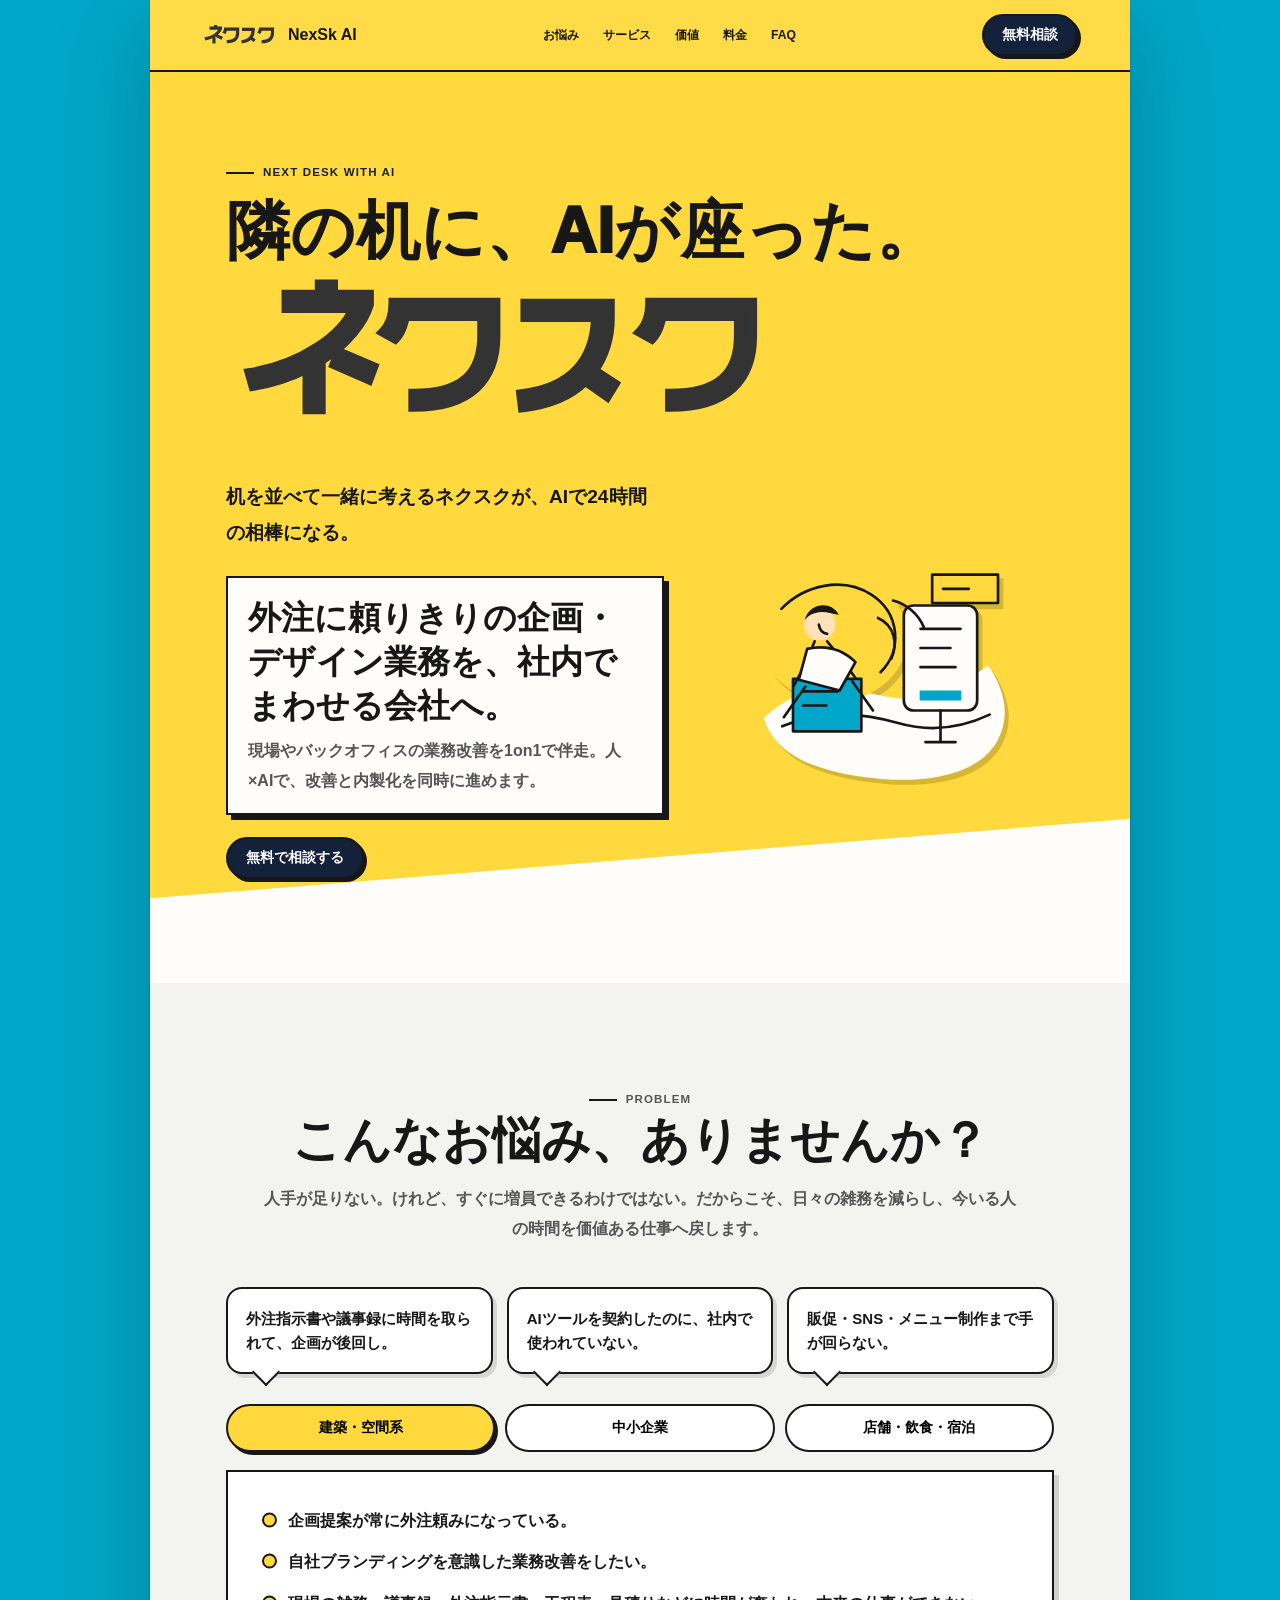
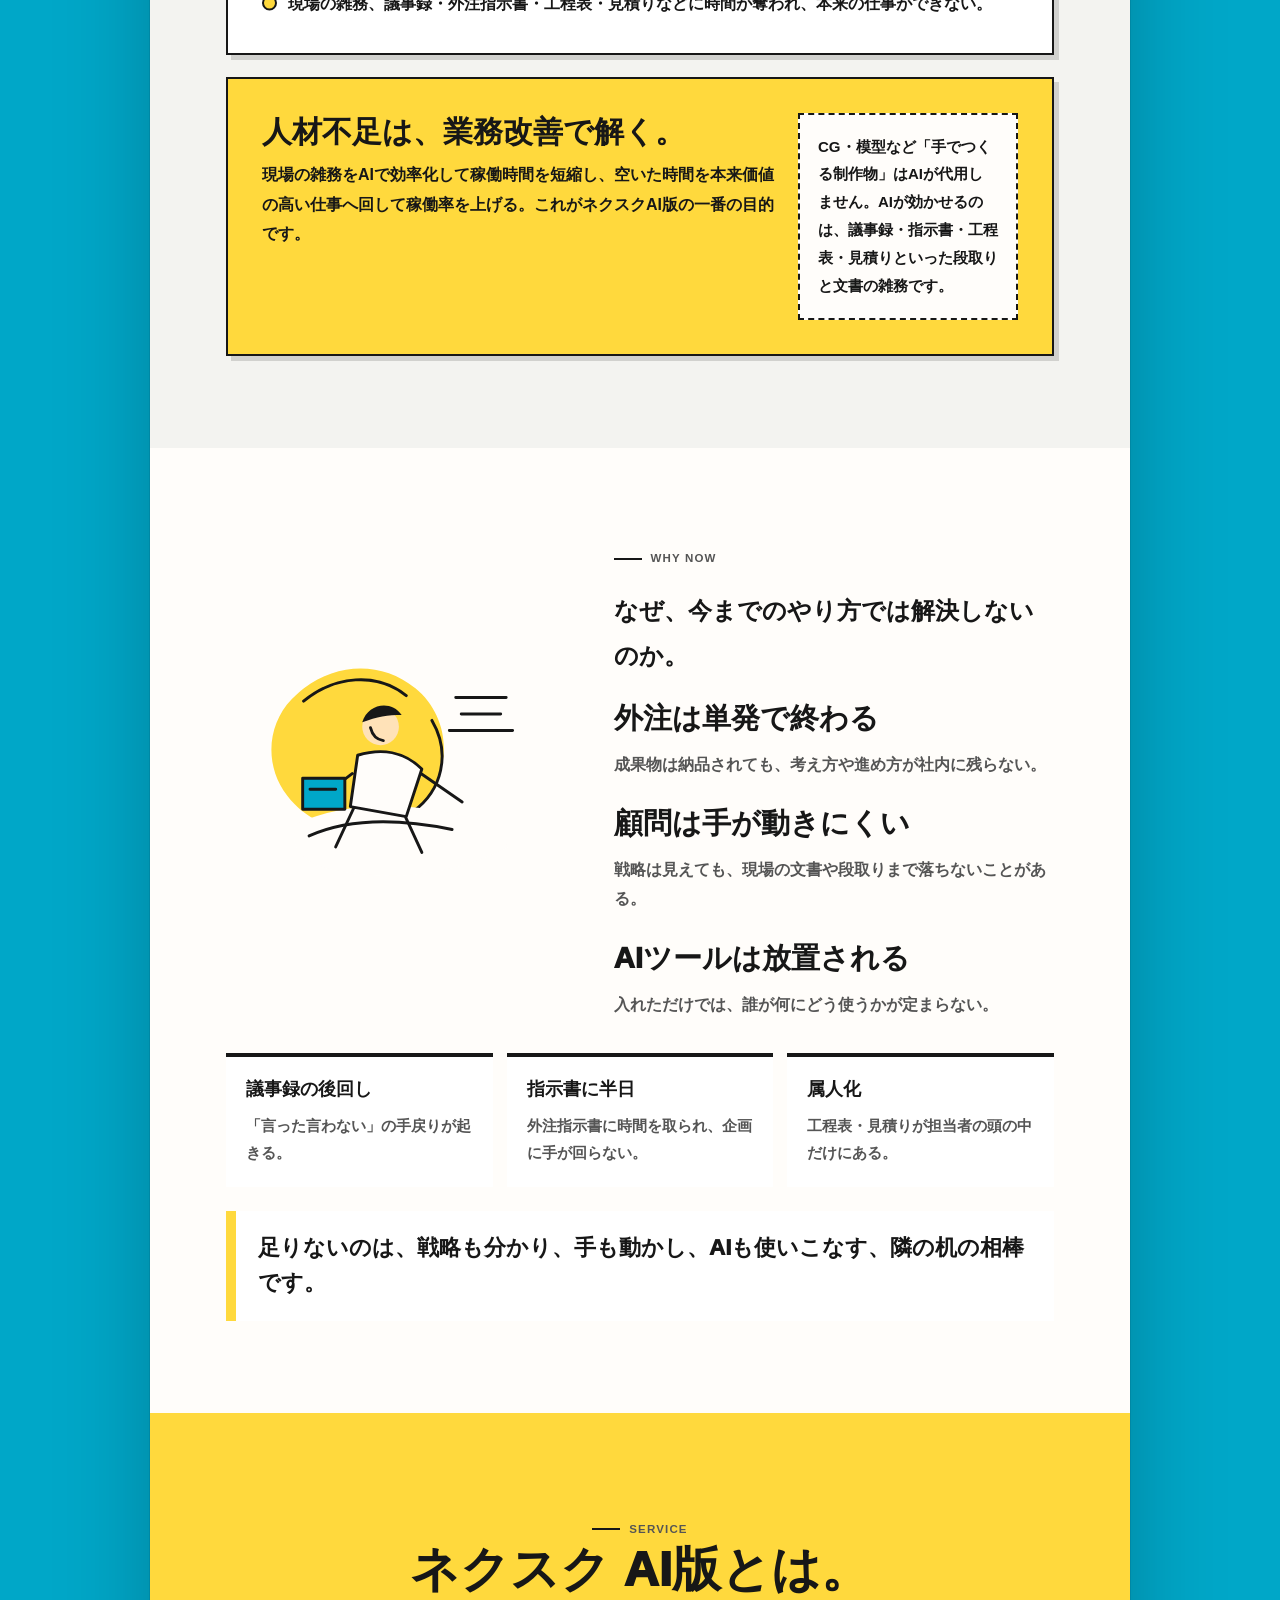
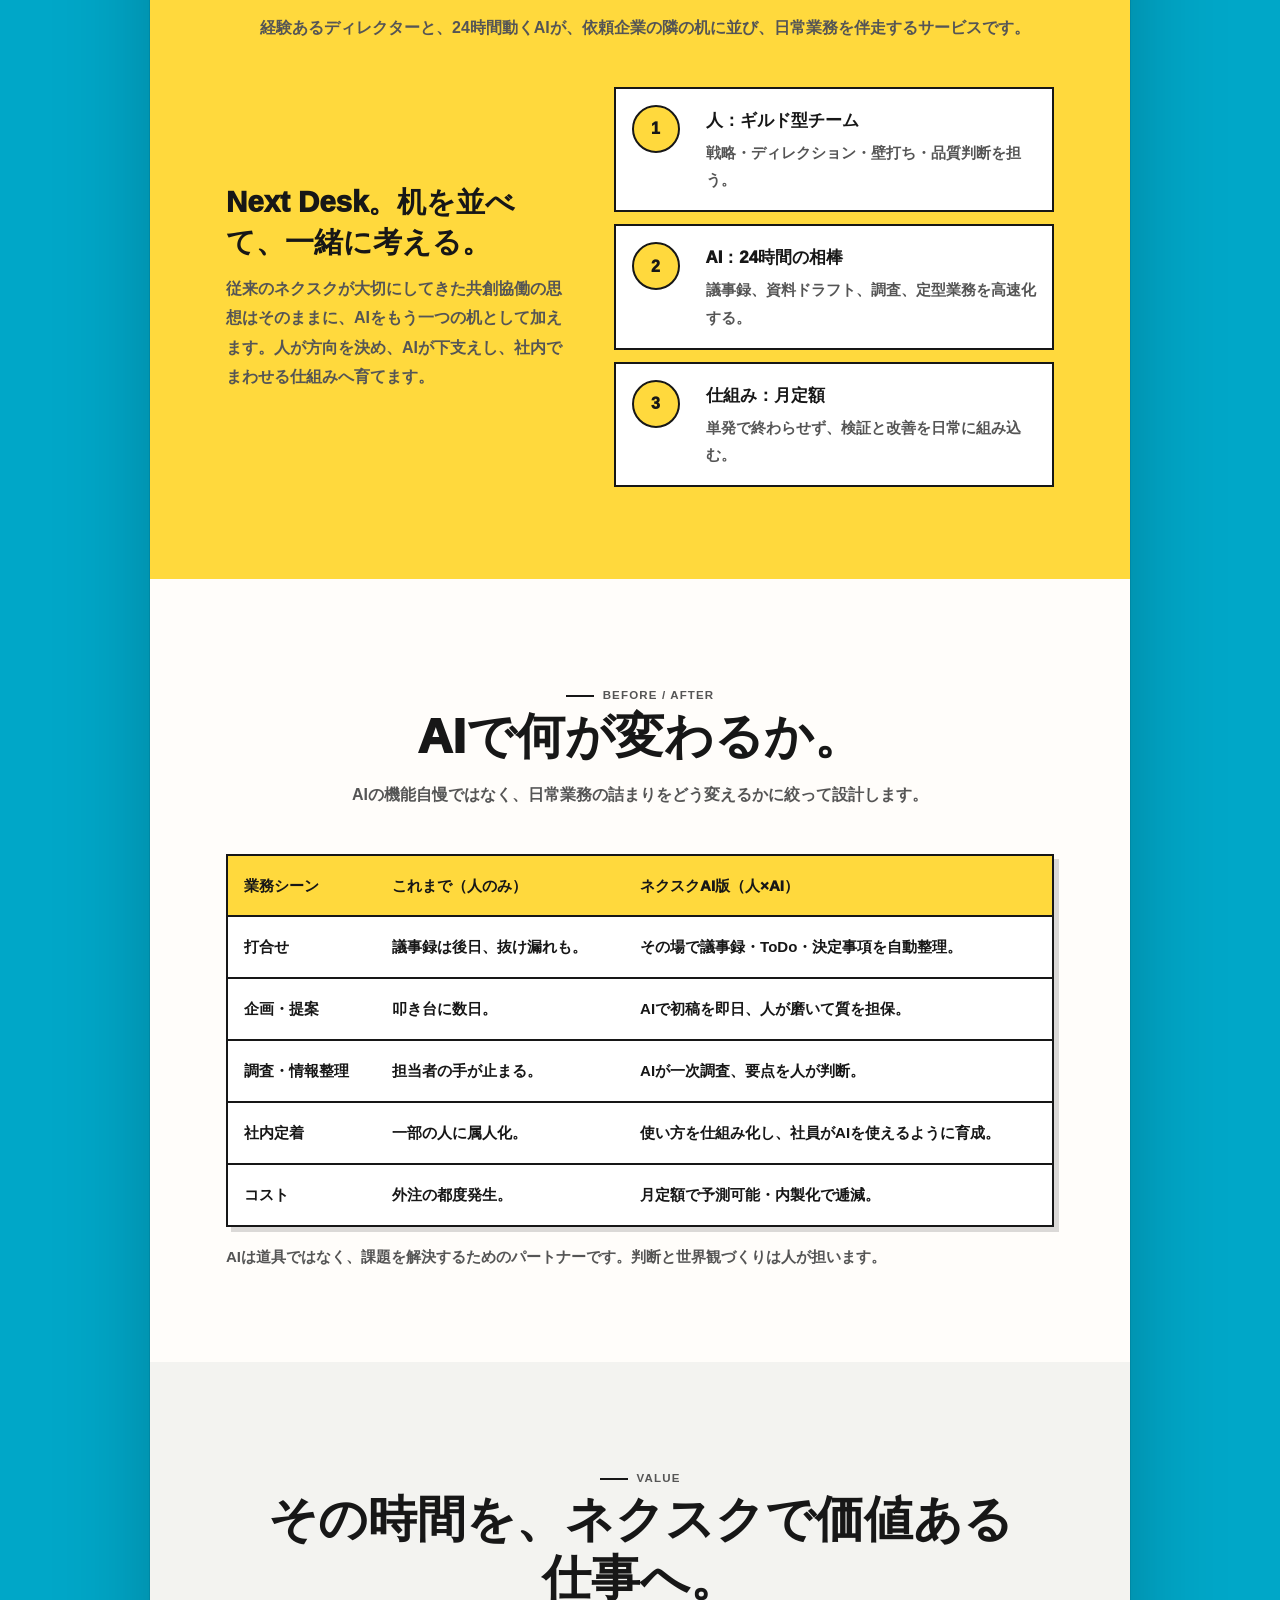
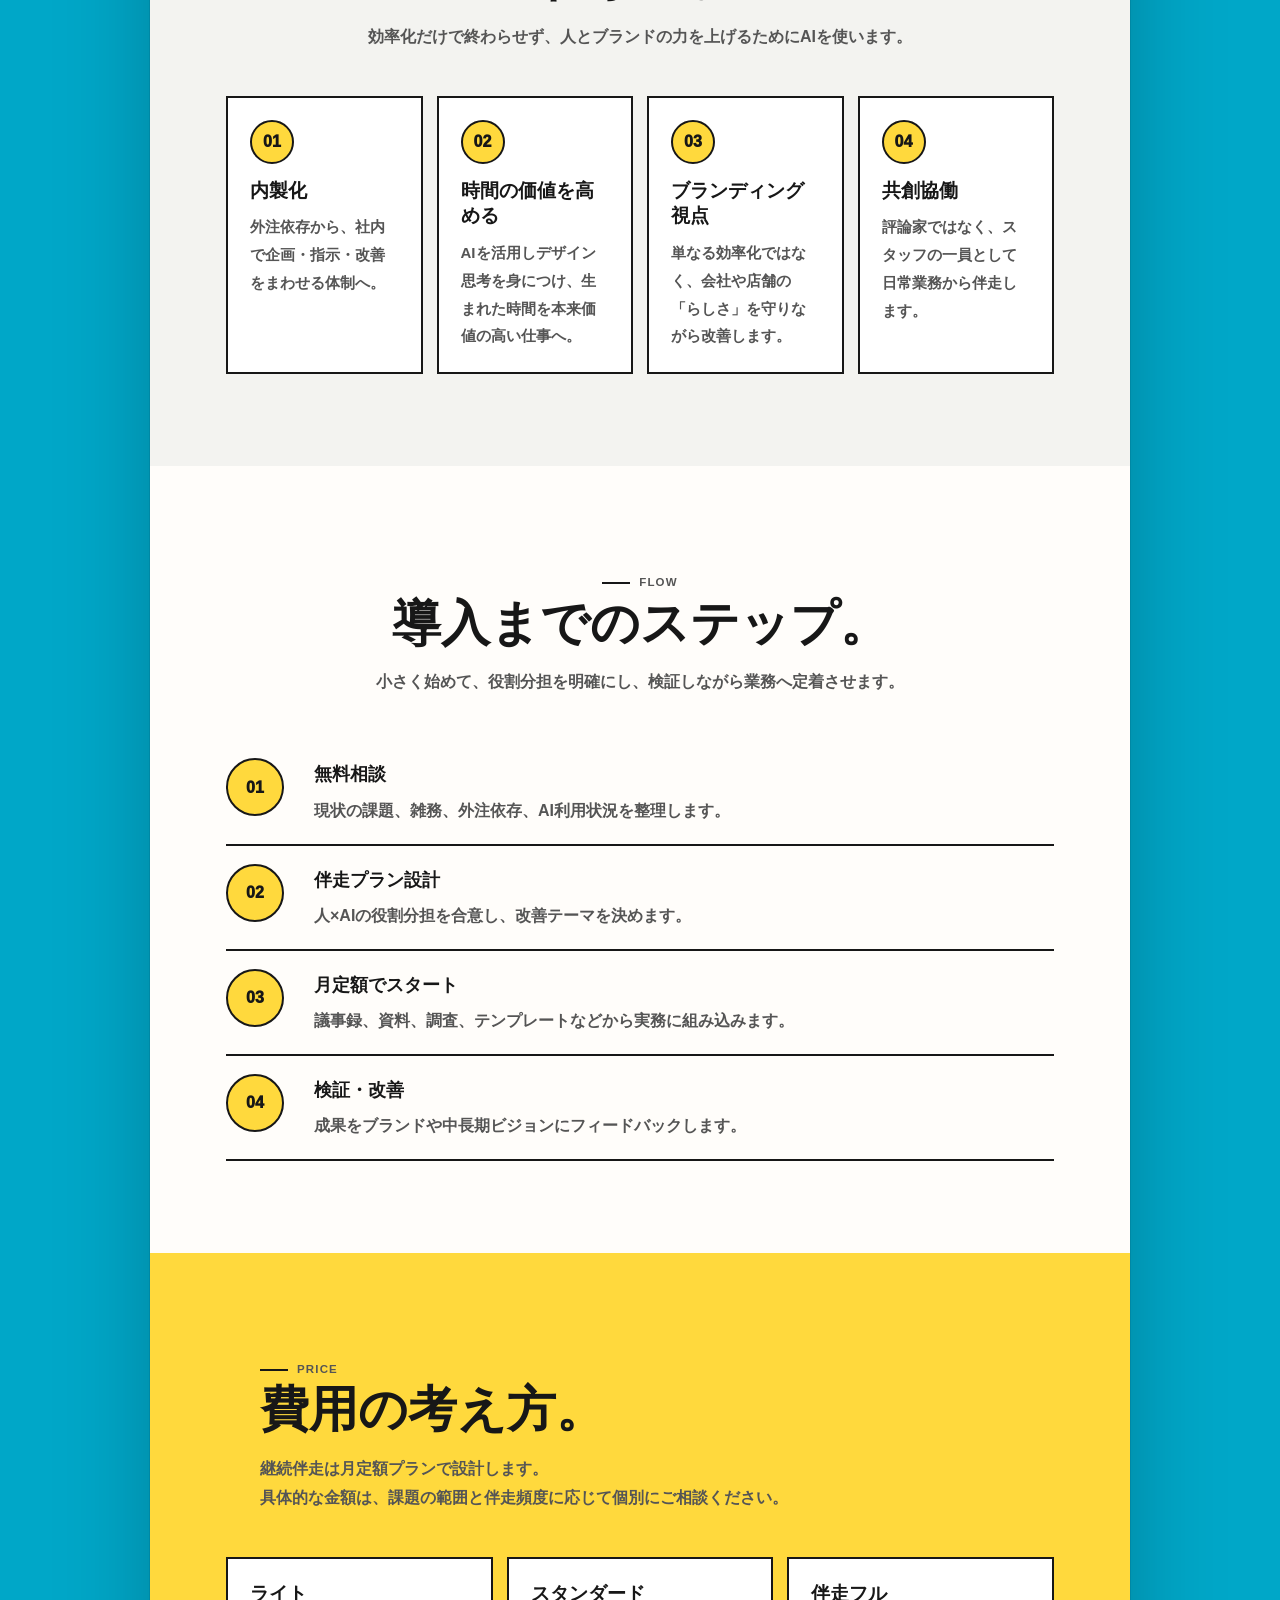
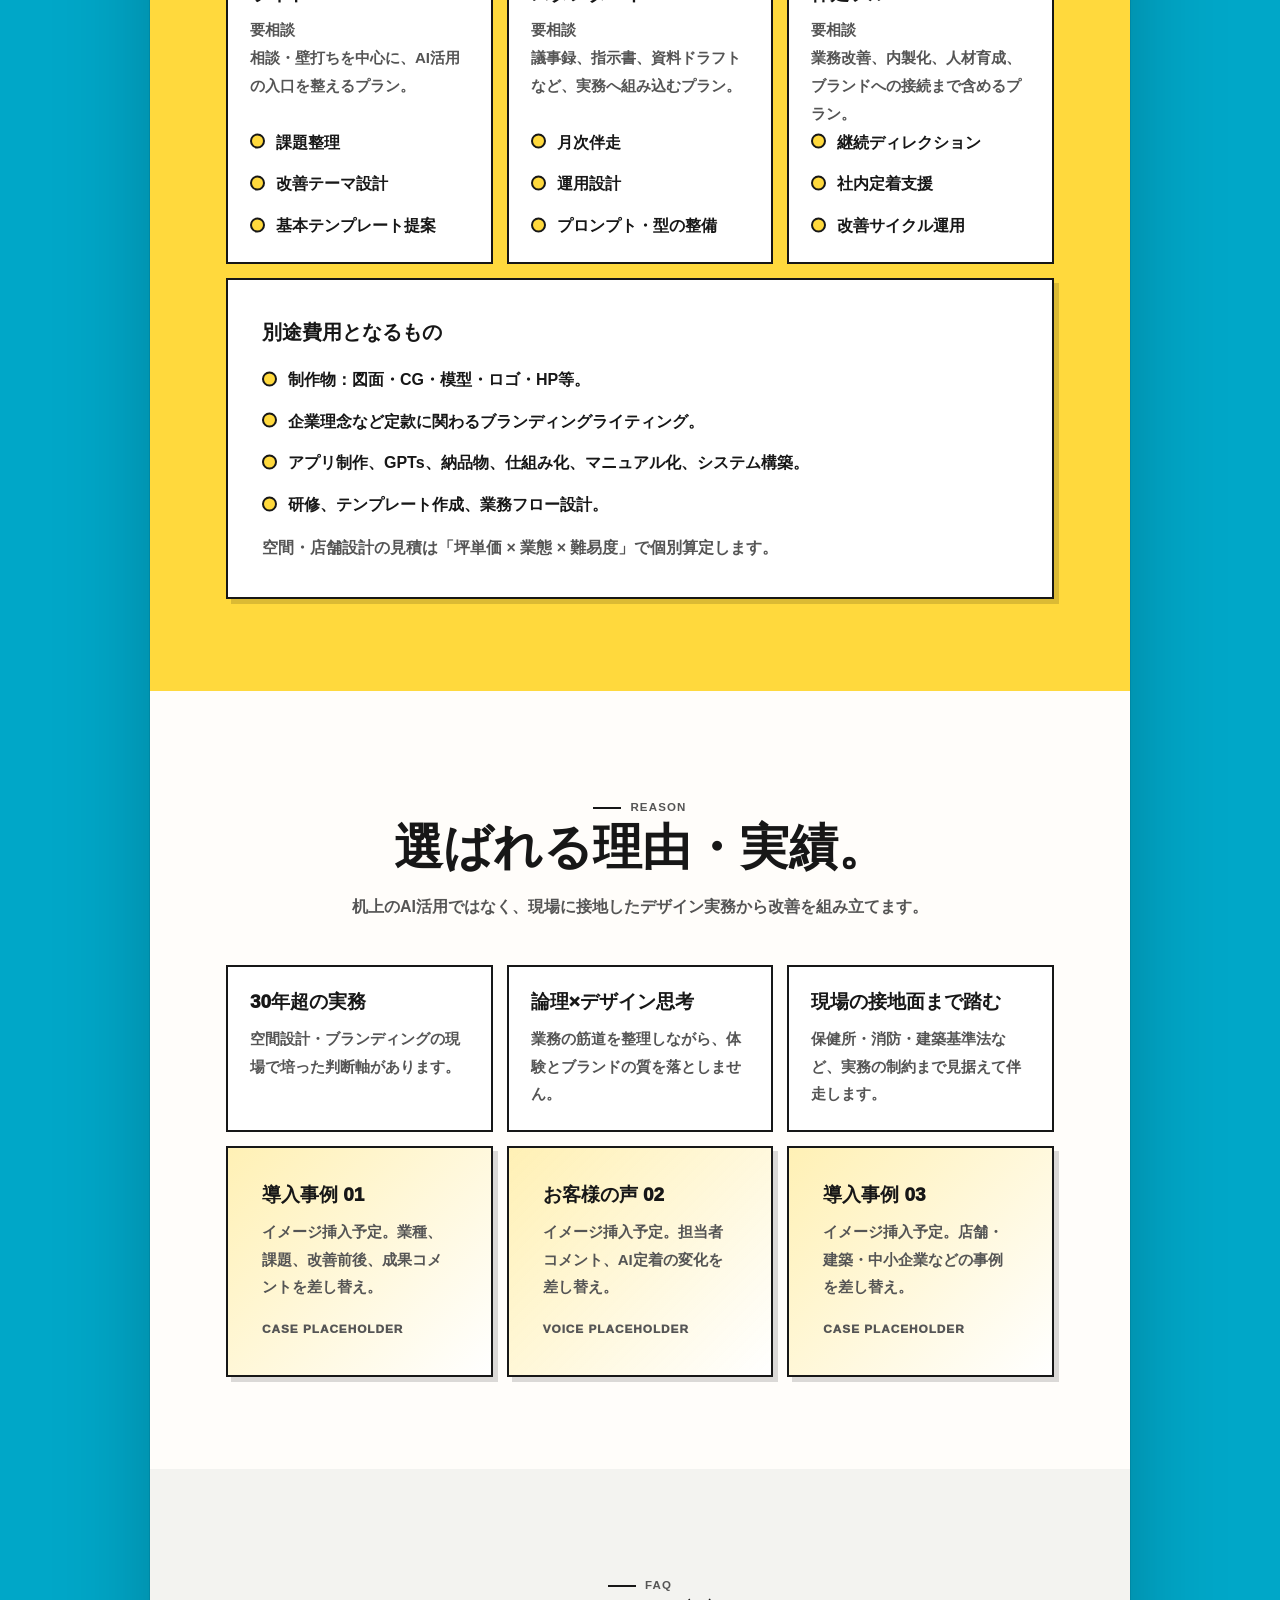
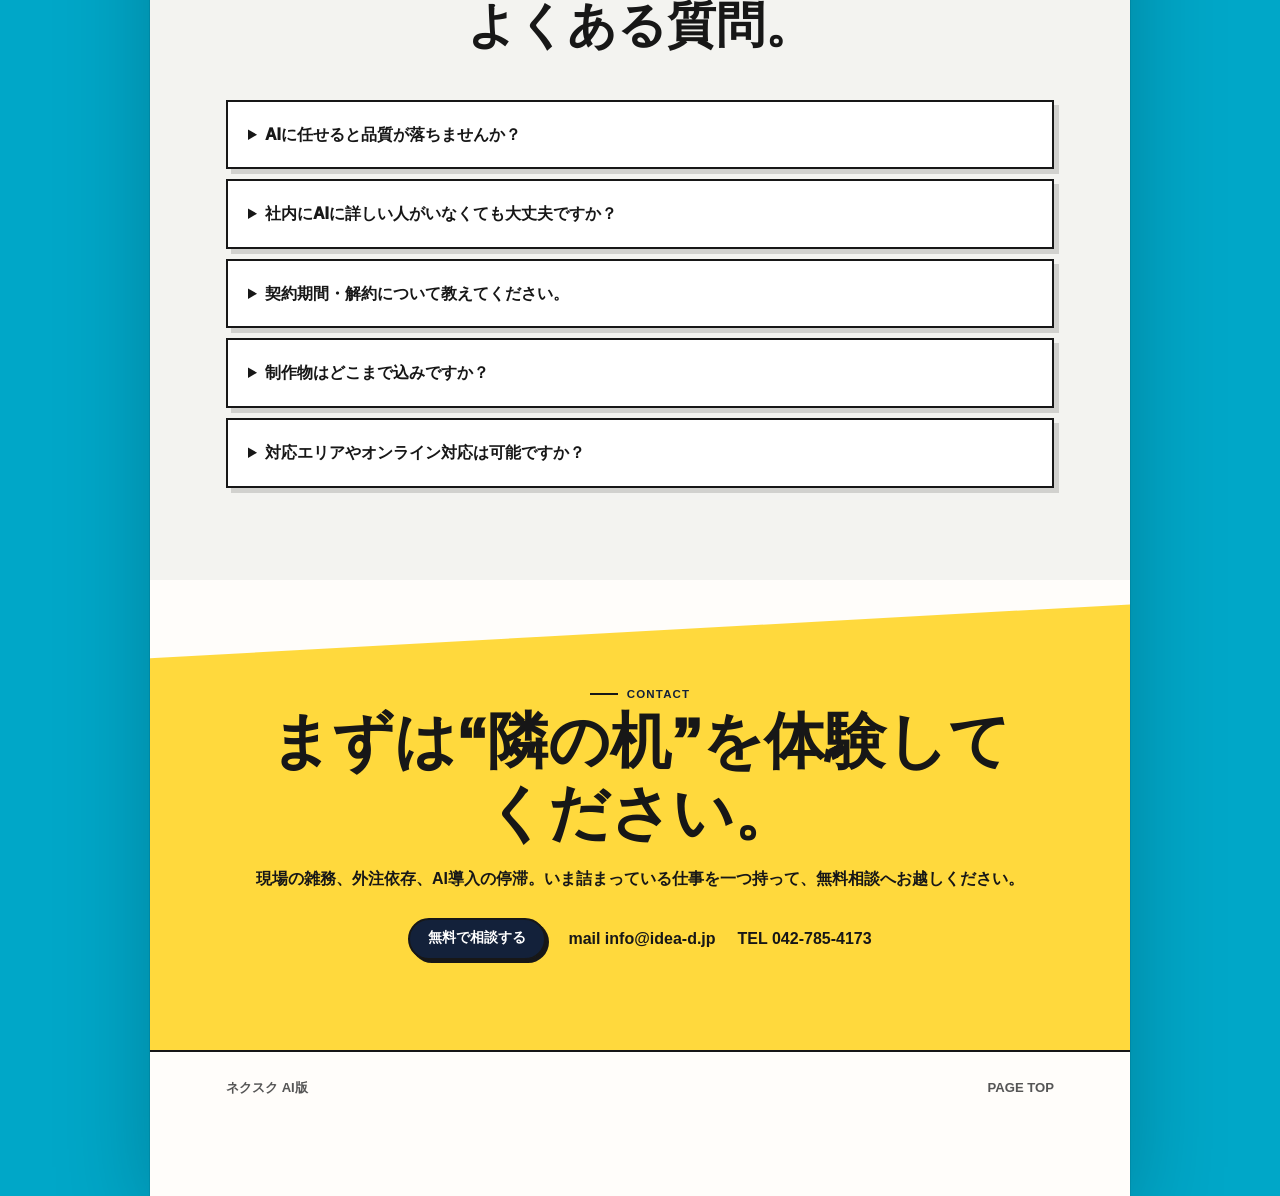
<file: nexsk-ai-lp-share-20260713 2/index.html>
<!doctype html>
<!--
  ネクスク AI版 LP
  Sections: HERO / PROBLEM / WHY / SERVICE / BEFORE AFTER / VALUE / FLOW / PRICE / REASON / FAQ / CTA
-->
<html lang="ja">
  <head>
    <meta charset="utf-8" />
    <meta name="viewport" content="width=device-width, initial-scale=1" />
    <title>ネクスク AI版 | 隣の机に、AIが座った。</title>
    <meta
      name="description"
      content="ネクスク AI版は、経験あるディレクターと24時間動くAIが隣の机に並び、人材不足を業務改善と内製化で解く伴走サービスです。"
    />
    <style>
      :root {
        --yellow: #ffd93d;
        --yellow-soft: #fff2a6;
        --blue: #00a7c8;
        --navy: #13213a;
        --ink: #171717;
        --muted: #555;
        --paper: #fffdfa;
        --gray: #f3f3f0;
        --line: #171717;
        --max: 980px;
      }

      * {
        box-sizing: border-box;
      }

      html {
        scroll-behavior: smooth;
      }

      body {
        margin: 0;
        color: var(--ink);
        background: var(--blue);
        font-family: "Helvetica Neue", Arial, "Hiragino Kaku Gothic ProN", "Hiragino Sans", "Yu Gothic", Meiryo, sans-serif;
        line-height: 1.85;
        letter-spacing: 0;
      }

      a {
        color: inherit;
        text-decoration: none;
      }

      button {
        font: inherit;
      }

      img,
      svg {
        display: block;
      }

      h1,
      h2,
      h3,
      p,
      li,
      th,
      td {
        overflow-wrap: anywhere;
      }

      .page {
        width: min(100%, var(--max));
        margin: 0 auto;
        background: var(--paper);
        box-shadow: 0 0 0 1px rgba(0, 0, 0, 0.08), 0 24px 90px rgba(0, 0, 0, 0.22);
      }

      .site-header {
        position: sticky;
        top: 0;
        z-index: 20;
        display: grid;
        grid-template-columns: auto 1fr auto;
        gap: 22px;
        align-items: center;
        min-height: 62px;
        padding: 14px clamp(18px, 5vw, 52px);
        background: rgba(255, 217, 61, 0.94);
        border-bottom: 2px solid var(--line);
      }

      .brand {
        display: inline-flex;
        align-items: center;
        gap: 10px;
        font-weight: 900;
        line-height: 1;
      }

      .brand-mark {
        display: block;
        width: 76px;
        height: 34px;
        overflow: hidden;
      }

      .brand-mark img {
        width: 100%;
        height: 100%;
        object-fit: cover;
        object-position: center;
      }

      .brand small {
        display: block;
        margin-top: 4px;
        font-size: 0.66rem;
        font-weight: 800;
      }

      .desktop-nav {
        display: flex;
        justify-content: center;
        gap: clamp(12px, 2.4vw, 24px);
        font-size: 0.76rem;
        font-weight: 800;
      }

      .nav-cta,
      .button {
        display: inline-flex;
        align-items: center;
        justify-content: center;
        min-height: 42px;
        padding: 0 18px;
        border: 2px solid var(--line);
        border-radius: 999px;
        background: var(--navy);
        color: #fff;
        font-size: 0.86rem;
        font-weight: 900;
        line-height: 1.2;
        box-shadow: 3px 3px 0 var(--line);
        transition: transform 0.18s ease, box-shadow 0.18s ease;
      }

      .button:hover,
      .nav-cta:hover {
        transform: translate(2px, 2px);
        box-shadow: 1px 1px 0 var(--line);
      }

      .button.yellow {
        background: var(--yellow);
        color: var(--ink);
      }

      .hero {
        position: relative;
        overflow: hidden;
        padding: clamp(42px, 7vw, 82px) clamp(22px, 6vw, 76px) clamp(64px, 9vw, 104px);
        background: var(--yellow);
      }

      .hero::after {
        position: absolute;
        inset: auto -8% -1px -8%;
        height: 23%;
        content: "";
        background: var(--paper);
        clip-path: polygon(0 62%, 100% 18%, 100% 100%, 0 100%);
      }

      .hero-grid {
        position: relative;
        z-index: 1;
        display: grid;
        grid-template-columns: minmax(0, 0.92fr) minmax(260px, 0.72fr);
        gap: clamp(24px, 5vw, 48px);
        align-items: center;
      }

      .hero-heading {
        position: relative;
        z-index: 1;
        margin-bottom: clamp(20px, 4vw, 34px);
      }

      .section-label {
        display: inline-flex;
        align-items: center;
        gap: 9px;
        margin: 0 0 14px;
        color: var(--navy);
        font-size: 0.72rem;
        font-weight: 900;
        letter-spacing: 0.1em;
        text-transform: uppercase;
      }

      .section-label::before {
        width: 28px;
        height: 2px;
        content: "";
        background: var(--line);
      }

      .hero h1 {
        margin: 0;
        font-size: clamp(2rem, 5.1vw, 4rem);
        line-height: 1.04;
        font-weight: 950;
        white-space: nowrap;
      }

      .hero-wordmark {
        display: block;
        width: min(72vw, 560px);
        aspect-ratio: 5 / 1.35;
        margin-top: 12px;
        overflow: hidden;
      }

      .hero-wordmark img {
        width: 100%;
        height: 100%;
        object-fit: cover;
        object-position: center;
      }

      .hero-copy {
        margin: 18px 0 0;
        font-size: clamp(1rem, 1.7vw, 1.2rem);
        font-weight: 800;
      }

      .hero-result {
        margin-top: 26px;
        padding: 18px 20px;
        border: 2px solid var(--line);
        background: var(--paper);
        box-shadow: 5px 5px 0 var(--line);
      }

      .hero-result h2 {
        margin: 0;
        font-size: clamp(1.32rem, 2.6vw, 2.1rem);
        line-height: 1.32;
        font-weight: 950;
      }

      .hero-result p {
        margin: 8px 0 0;
        color: var(--muted);
        font-weight: 800;
      }

      .hero-actions {
        display: flex;
        flex-wrap: wrap;
        gap: 12px;
        margin-top: 22px;
      }

      .illust {
        width: min(100%, 330px);
        margin: 0 auto;
      }

      .hero-visual {
        position: relative;
        display: grid;
        place-items: center;
        min-width: 0;
      }

      .hero-logo-panel {
        position: relative;
        z-index: 2;
        width: min(100%, 520px);
        margin: 0;
        overflow: hidden;
        border: 2px solid var(--line);
        background: #fff;
        box-shadow: 7px 7px 0 var(--line);
        transform: rotate(-1.6deg);
      }

      .hero-logo-panel img {
        width: 100%;
        height: auto;
      }

      .hero-logo-panel::after {
        position: absolute;
        right: 14px;
        bottom: 12px;
        content: "AI版";
        padding: 5px 12px;
        border: 2px solid var(--line);
        border-radius: 999px;
        background: var(--navy);
        color: #fff;
        font-size: clamp(0.74rem, 1.3vw, 0.92rem);
        font-weight: 950;
        line-height: 1;
        transform: rotate(2deg);
      }

      .hero-mini-illust {
        position: relative;
        z-index: 3;
        width: min(100%, 300px);
        margin: 0 auto;
        filter: drop-shadow(4px 5px 0 rgba(0, 0, 0, 0.16));
      }

      .illust .skin {
        fill: #ffe2b8;
      }

      .illust .blue {
        fill: var(--blue);
      }

      .illust .yellow {
        fill: var(--yellow);
      }

      .illust .paper {
        fill: var(--paper);
      }

      .illust .ink {
        fill: var(--ink);
      }

      .illust .line {
        fill: none;
        stroke: var(--ink);
        stroke-width: 3.2;
        stroke-linecap: round;
        stroke-linejoin: round;
      }

      .section {
        padding: clamp(54px, 8vw, 92px) clamp(22px, 6vw, 76px);
      }

      .section.gray {
        background: var(--gray);
      }

      .section.yellow-band {
        background: var(--yellow);
      }

      .section-head {
        max-width: 760px;
        margin: 0 auto clamp(28px, 4vw, 44px);
        text-align: center;
      }

      .section-head .section-label {
        justify-content: center;
      }

      .section-head h2 {
        margin: 0;
        font-size: clamp(1.82rem, 3.8vw, 3.2rem);
        line-height: 1.22;
        font-weight: 950;
      }

      .section-head p {
        margin: 14px 0 0;
        color: var(--muted);
        font-weight: 700;
      }

      .section-head.align-left {
        text-align: left;
      }

      .section-head.align-left .section-label {
        justify-content: flex-start;
      }

      .section-head .one-line {
        font-size: clamp(0.82rem, 1.58vw, 1rem);
        white-space: nowrap;
      }

      .bubble-grid {
        display: grid;
        grid-template-columns: repeat(3, minmax(0, 1fr));
        gap: 14px;
        max-width: 850px;
        margin: 0 auto 30px;
      }

      .bubble {
        position: relative;
        padding: 18px;
        border: 2px solid var(--line);
        border-radius: 16px;
        background: #fff;
        font-size: 0.94rem;
        font-weight: 800;
        line-height: 1.55;
        box-shadow: 4px 4px 0 rgba(0, 0, 0, 0.12);
      }

      .bubble::after {
        position: absolute;
        bottom: -10px;
        left: 28px;
        width: 18px;
        height: 18px;
        content: "";
        border-right: 2px solid var(--line);
        border-bottom: 2px solid var(--line);
        background: #fff;
        transform: rotate(45deg);
      }

      .tabs {
        display: grid;
        grid-template-columns: repeat(3, minmax(0, 1fr));
        gap: 10px;
        max-width: 850px;
        margin: 0 auto 18px;
      }

      .tab-button {
        min-height: 48px;
        padding: 8px 12px;
        border: 2px solid var(--line);
        border-radius: 999px;
        background: #fff;
        cursor: pointer;
        font-size: 0.9rem;
        font-weight: 900;
      }

      .tab-button[aria-selected="true"] {
        background: var(--yellow);
        box-shadow: 3px 3px 0 var(--line);
      }

      .tab-panel {
        display: none;
        max-width: 850px;
        margin: 0 auto;
      }

      .tab-panel.is-active {
        display: block;
      }

      .list-card,
      .message-card,
      .table-card,
      .price-box,
      .faq-list details,
      .placeholder {
        border: 2px solid var(--line);
        background: #fff;
        box-shadow: 5px 5px 0 rgba(0, 0, 0, 0.14);
      }

      .list-card,
      .message-card,
      .price-box,
      .placeholder {
        padding: clamp(20px, 4vw, 34px);
      }

      .list-card ul,
      .check-list,
      .plain-list {
        margin: 0;
        padding: 0;
        list-style: none;
      }

      .list-card li,
      .check-list li,
      .plain-list li {
        position: relative;
        padding-left: 26px;
        font-weight: 700;
      }

      .list-card li + li,
      .check-list li + li,
      .plain-list li + li {
        margin-top: 12px;
      }

      .list-card li::before,
      .check-list li::before,
      .plain-list li::before {
        position: absolute;
        left: 0;
        top: 0.86em;
        width: 11px;
        height: 11px;
        content: "";
        border: 2px solid var(--line);
        border-radius: 50%;
        background: var(--yellow);
        transform: translateY(-50%);
      }

      .message-card {
        display: grid;
        grid-template-columns: minmax(0, 1fr) minmax(220px, 0.42fr);
        gap: 24px;
        max-width: 850px;
        margin: 22px auto 0;
        background: var(--yellow);
      }

      .message-card h3 {
        margin: 0;
        font-size: clamp(1.25rem, 2.35vw, 2.08rem);
        line-height: 1.25;
        font-weight: 950;
        white-space: nowrap;
      }

      .message-card p {
        margin: 10px 0 0;
        font-weight: 800;
      }

      .boundary {
        padding: 18px;
        border: 2px dashed var(--line);
        background: var(--paper);
        font-size: 0.94rem;
        font-weight: 800;
      }

      .two-col {
        display: grid;
        grid-template-columns: minmax(0, 0.78fr) minmax(0, 1fr);
        gap: clamp(22px, 4vw, 44px);
        max-width: 850px;
        margin: 0 auto;
        align-items: center;
      }

      .text-block h3 {
        margin: 0 0 12px;
        font-size: clamp(1.28rem, 2.3vw, 1.88rem);
        line-height: 1.35;
        font-weight: 950;
      }

      .text-block p {
        margin: 0;
        color: var(--muted);
        font-weight: 700;
      }

      .text-block p + h3 {
        margin-top: 24px;
      }

      .mini-grid {
        display: grid;
        grid-template-columns: repeat(3, minmax(0, 1fr));
        gap: 14px;
        max-width: 850px;
        margin: 0 auto;
      }

      .mini-card {
        padding: 20px;
        border-top: 4px solid var(--line);
        background: #fff;
      }

      .mini-card h3 {
        margin: 0 0 10px;
        font-size: 1.12rem;
        line-height: 1.35;
        font-weight: 950;
      }

      .mini-card p {
        margin: 0;
        color: var(--muted);
        font-size: 0.94rem;
        font-weight: 700;
      }

      .conclusion {
        max-width: 850px;
        margin: 24px auto 0;
        padding: 20px 22px;
        border-left: 10px solid var(--yellow);
        background: #fff;
        font-size: clamp(1.1rem, 2vw, 1.4rem);
        font-weight: 950;
        line-height: 1.55;
      }

      .layer-stack {
        display: grid;
        gap: 12px;
      }

      .layer {
        display: grid;
        grid-template-columns: 58px 1fr;
        gap: 16px;
        align-items: start;
        padding: 16px;
        border: 2px solid var(--line);
        background: #fff;
      }

      .layer-number {
        display: grid;
        width: 48px;
        height: 48px;
        place-items: center;
        border: 2px solid var(--line);
        border-radius: 50%;
        background: var(--yellow);
        font-weight: 950;
      }

      .layer h3 {
        margin: 0;
        font-size: 1.05rem;
        font-weight: 950;
      }

      .layer p {
        margin: 4px 0 0;
        color: var(--muted);
        font-size: 0.92rem;
        font-weight: 700;
      }

      .table-card {
        max-width: 900px;
        margin: 0 auto;
        overflow-x: auto;
      }

      table {
        width: 100%;
        min-width: 760px;
        border-collapse: collapse;
        background: #fff;
      }

      th,
      td {
        padding: 16px;
        border-bottom: 2px solid var(--line);
        text-align: left;
        vertical-align: top;
        font-size: 0.94rem;
      }

      th {
        background: var(--yellow);
        font-weight: 950;
      }

      td {
        font-weight: 700;
      }

      tr:last-child td {
        border-bottom: 0;
      }

      td:first-child {
        width: 18%;
        font-weight: 950;
      }

      .note {
        max-width: 850px;
        margin: 16px auto 0;
        color: var(--muted);
        font-size: 0.94rem;
        font-weight: 700;
      }

      .value-grid,
      .plan-grid,
      .reason-grid,
      .voice-grid {
        display: grid;
        grid-template-columns: repeat(3, minmax(0, 1fr));
        gap: 14px;
        max-width: 900px;
        margin: 0 auto;
      }

      .value-grid {
        grid-template-columns: repeat(4, minmax(0, 1fr));
      }

      .feature-card,
      .plan,
      .reason-card {
        padding: 22px;
        border: 2px solid var(--line);
        background: #fff;
      }

      .feature-icon {
        display: grid;
        width: 44px;
        height: 44px;
        margin-bottom: 14px;
        place-items: center;
        border: 2px solid var(--line);
        border-radius: 50%;
        background: var(--yellow);
        font-weight: 950;
      }

      .feature-card h3,
      .plan h3,
      .reason-card h3,
      .placeholder h3 {
        margin: 0 0 10px;
        font-size: 1.18rem;
        line-height: 1.35;
        font-weight: 950;
      }

      .feature-card p,
      .plan p,
      .reason-card p,
      .placeholder p {
        margin: 0;
        color: var(--muted);
        font-size: 0.94rem;
        font-weight: 700;
      }

      .flow {
        max-width: 850px;
        margin: 0 auto;
        counter-reset: step;
      }

      .flow-step {
        position: relative;
        display: grid;
        grid-template-columns: 72px 1fr;
        gap: 16px;
        padding: 18px 0;
        border-bottom: 2px solid var(--line);
      }

      .flow-step::before {
        counter-increment: step;
        content: "0" counter(step);
        display: grid;
        width: 54px;
        height: 54px;
        place-items: center;
        border: 2px solid var(--line);
        border-radius: 50%;
        background: var(--yellow);
        font-weight: 950;
      }

      .flow-step h3 {
        margin: 0 0 5px;
        font-size: 1.1rem;
        font-weight: 950;
      }

      .flow-step p {
        margin: 0;
        color: var(--muted);
        font-weight: 700;
      }

      .plan {
        display: flex;
        flex-direction: column;
        min-height: 260px;
      }

      .price {
        margin: 8px 0 14px;
        color: var(--navy);
        font-size: 1.66rem;
        font-weight: 950;
      }

      .plan ul {
        margin-top: auto;
      }

      .price-box {
        max-width: 900px;
        margin: 14px auto 0;
      }

      .price-box h3 {
        margin: 0 0 14px;
        font-size: 1.24rem;
        font-weight: 950;
      }

      .price-box p {
        margin: 14px 0 0;
        color: var(--muted);
        font-weight: 700;
      }

      .placeholder {
        min-height: 196px;
        background:
          linear-gradient(135deg, rgba(255, 217, 61, 0.38), rgba(255, 255, 255, 0.2)),
          #fff;
      }

      .placeholder small {
        display: block;
        margin-top: 18px;
        color: var(--muted);
        font-size: 0.74rem;
        font-weight: 950;
        letter-spacing: 0.08em;
      }

      .faq-list {
        display: grid;
        gap: 10px;
        max-width: 850px;
        margin: 0 auto;
      }

      summary {
        cursor: pointer;
        padding: 18px 20px;
        font-weight: 950;
      }

      details p {
        margin: 0;
        padding: 0 20px 20px;
        color: var(--muted);
        font-weight: 700;
      }

      .final-cta {
        position: relative;
        overflow: hidden;
        padding: clamp(58px, 8vw, 90px) clamp(22px, 6vw, 76px);
        background: var(--yellow);
        text-align: center;
      }

      .final-cta::before {
        position: absolute;
        inset: 0 0 auto;
        height: 22%;
        content: "";
        background: var(--paper);
        clip-path: polygon(0 0, 100% 0, 100% 24%, 0 76%);
      }

      .final-inner {
        position: relative;
        z-index: 1;
        max-width: 780px;
        margin: 0 auto;
      }

      .final-cta h2 {
        margin: 0;
        font-size: clamp(2rem, 4.8vw, 4rem);
        line-height: 1.18;
        font-weight: 950;
      }

      .final-cta p {
        margin: 14px 0 0;
        font-weight: 800;
      }

      .contact-row {
        display: flex;
        flex-wrap: wrap;
        gap: 12px 22px;
        justify-content: center;
        align-items: center;
        margin-top: 24px;
        font-weight: 900;
      }

      footer {
        display: flex;
        justify-content: space-between;
        gap: 18px;
        padding: 24px clamp(22px, 6vw, 76px) 96px;
        background: var(--paper);
        border-top: 2px solid var(--line);
        color: var(--muted);
        font-size: 0.82rem;
        font-weight: 800;
      }

      .mobile-cta {
        position: fixed;
        inset: auto 12px 12px;
        z-index: 30;
        display: none;
      }

      .mobile-cta .button {
        width: min(100%, 480px);
        margin: 0 auto;
      }

      .fade-in {
        opacity: 0;
        transform: translateY(18px);
        transition: opacity 0.65s ease, transform 0.65s ease;
      }

      .fade-in.is-visible {
        opacity: 1;
        transform: translateY(0);
      }

      @media (max-width: 820px) {
        .page {
          width: 100%;
        }

        .site-header {
          grid-template-columns: auto auto;
        }

        .desktop-nav {
          display: none;
        }

        .hero-grid,
        .two-col,
        .message-card {
          grid-template-columns: 1fr;
        }

        .hero h1 {
          font-size: clamp(1.5rem, 6.4vw, 3.4rem);
        }

        .bubble-grid,
        .mini-grid,
        .value-grid,
        .plan-grid,
        .reason-grid,
        .voice-grid {
          grid-template-columns: 1fr;
        }

        .tabs {
          grid-template-columns: 1fr;
        }
      }

      @media (max-width: 560px) {
        body {
          padding-bottom: 72px;
        }

        .site-header {
          min-height: 58px;
          padding: 12px 14px;
        }

        .brand small,
        .nav-cta {
          display: none;
        }

        .hero {
          padding-top: 28px;
        }

        .hero-result {
          padding: 16px;
          box-shadow: 3px 3px 0 var(--line);
        }

        .hero-logo-panel {
          width: min(100%, 460px);
          margin-top: 8px;
          box-shadow: 4px 4px 0 var(--line);
        }

        .hero-mini-illust {
          width: min(72%, 230px);
          margin-top: 8px;
        }

        .section-head {
          text-align: left;
        }

        .section-head .section-label {
          justify-content: flex-start;
        }

        .flow-step {
          grid-template-columns: 54px 1fr;
        }

        .flow-step::before {
          width: 44px;
          height: 44px;
          font-size: 0.82rem;
        }

        footer {
          display: block;
        }

        .mobile-cta {
          display: grid;
          place-items: center;
        }
      }
    </style>
  </head>
  <body>
    <div class="page">
      <header class="site-header" data-header>
        <a class="brand" href="#top" aria-label="ネクスク AI版 トップへ">
          <span class="brand-mark">
            <img src="assets/nexsk-logo.svg" alt="ネクスク" />
          </span>
          <span>
            NexSk AI
          </span>
        </a>
        <nav class="desktop-nav" aria-label="主要メニュー">
          <a href="#problem">お悩み</a>
          <a href="#service">サービス</a>
          <a href="#value">価値</a>
          <a href="#price">料金</a>
          <a href="#faq">FAQ</a>
        </nav>
        <a class="nav-cta" href="mailto:info@idea-d.jp?subject=ネクスクAI版の無料相談">無料相談</a>
      </header>

      <main id="top">
        <section class="hero" aria-labelledby="hero-title">
          <div class="hero-heading">
            <p class="section-label">Next Desk with AI</p>
            <h1 id="hero-title">隣の机に、AIが座った。</h1>
            <span class="hero-wordmark">
              <img src="assets/nexsk-logo.svg" alt="ネクスク" />
            </span>
          </div>
          <div class="hero-grid">
            <div>
              <p class="hero-copy">机を並べて一緒に考えるネクスクが、AIで24時間の相棒になる。</p>
              <div class="hero-result">
                <h2>外注に頼りきりの企画・デザイン業務を、社内でまわせる会社へ。</h2>
                <p>現場やバックオフィスの業務改善を1on1で伴走。人×AIで、改善と内製化を同時に進めます。</p>
              </div>
              <div class="hero-actions">
                <a class="button" href="mailto:info@idea-d.jp?subject=ネクスクAI版の無料相談">無料で相談する</a>
              </div>
            </div>
            <div class="hero-visual" aria-label="ネクスクロゴと人とAIが隣の机で働くイメージ">
              <svg class="illust hero-mini-illust" viewBox="0 0 360 330" role="img" aria-label="人とAIが机を並べているイラスト">
                <path class="paper" d="M37 222c36-33 72-42 130-29 58 14 88 4 139-34 20 28 27 61 12 89-24 45-92 54-159 45-63-8-109-28-122-71Z" />
                <path class="line" d="M59 232c43-18 90-18 139-4 38 11 74 7 110-10" />
                <path class="yellow" d="M44 96c30-41 85-61 129-34 40 25 48 75 19 109-35 41-102 42-140 3-21-21-25-54-8-78Z" />
                <path class="line" d="M58 91c28-29 74-39 108-17 34 22 38 67 11 93" />
                <path class="blue" d="M72 175h82v63H72z" />
                <path class="line" d="M72 175h82v63H72zM84 190h42M84 207h28" />
                <circle class="skin" cx="104" cy="110" r="19" />
                <path class="ink" d="M86 105c5-22 32-24 41-7-10-1-18-5-28-2-8 2-11 6-13 9Z" />
                <path class="line" d="M98 130c-7 18-15 36-25 53M113 130c12 14 23 28 34 44M87 184l-26 37M143 178l25 35" />
                <path class="paper" d="M89 139c23-5 42 0 58 16l-19 34-49-13 10-37Z" />
                <path class="line" d="M89 139c23-5 42 0 58 16l-19 34-49-13 10-37ZM103 110c1 6 4 10 10 11" />
                <rect class="paper" x="205" y="87" width="88" height="126" rx="12" />
                <path class="line" d="M217 87h64c7 0 12 5 12 12v102c0 7-5 12-12 12h-64c-7 0-12-5-12-12V99c0-7 5-12 12-12ZM225 115h48M225 138h36M225 161h42" />
                <path class="blue" d="M224 189h50v12h-50z" />
                <path class="line" d="M249 213v38M231 251h36" />
                <path class="yellow" d="M239 50h79v34h-79z" />
                <path class="line" d="M239 50h79v34h-79zM252 67h31" />
                <path class="line" d="M174 102c20 9 24 31 16 49M192 81c16 4 30 16 37 32" />
              </svg>
            </div>
          </div>
        </section>

        <section class="section gray fade-in" id="problem" aria-labelledby="problem-title">
          <div class="section-head">
            <p class="section-label">Problem</p>
            <h2 id="problem-title">こんなお悩み、ありませんか？</h2>
            <p>人手が足りない。けれど、すぐに増員できるわけではない。だからこそ、日々の雑務を減らし、今いる人の時間を価値ある仕事へ戻します。</p>
          </div>

          <div class="bubble-grid">
            <div class="bubble">外注指示書や議事録に時間を取られて、企画が後回し。</div>
            <div class="bubble">AIツールを契約したのに、社内で使われていない。</div>
            <div class="bubble">販促・SNS・メニュー制作まで手が回らない。</div>
          </div>

          <div class="tabs" role="tablist" aria-label="課題カテゴリ">
            <button class="tab-button" id="tab-architecture" role="tab" aria-selected="true" aria-controls="panel-architecture" type="button">建築・空間系</button>
            <button class="tab-button" id="tab-smb" role="tab" aria-selected="false" aria-controls="panel-smb" type="button">中小企業</button>
            <button class="tab-button" id="tab-store" role="tab" aria-selected="false" aria-controls="panel-store" type="button">店舗・飲食・宿泊</button>
          </div>

          <div class="tab-panel is-active" id="panel-architecture" role="tabpanel" aria-labelledby="tab-architecture">
            <div class="list-card">
              <ul>
                <li>企画提案が常に外注頼みになっている。</li>
                <li>自社ブランディングを意識した業務改善をしたい。</li>
                <li>現場の雑務、議事録・外注指示書・工程表・見積りなどに時間が奪われ、本来の仕事ができない。</li>
              </ul>
            </div>
          </div>

          <div class="tab-panel" id="panel-smb" role="tabpanel" aria-labelledby="tab-smb">
            <div class="list-card">
              <ul>
                <li>ツールは契約したが、社内に定着しない。</li>
                <li>何から自動化すべきか分からない。</li>
                <li>属人化した業務をAIで内製化したい。</li>
              </ul>
            </div>
          </div>

          <div class="tab-panel" id="panel-store" role="tabpanel" aria-labelledby="tab-store">
            <div class="list-card">
              <ul>
                <li>販促・SNS・メニュー・接客ツールを作る手が足りない。</li>
                <li>新業態や多店舗展開のディレクションを継続的に相談したい。</li>
                <li>現場運営とブランドづくりをつなぐ人材が不足している。</li>
              </ul>
            </div>
          </div>

          <div class="message-card">
            <div>
              <h3>人材不足は、業務改善で解く。</h3>
              <p>現場の雑務をAIで効率化して稼働時間を短縮し、空いた時間を本来価値の高い仕事へ回して稼働率を上げる。これがネクスクAI版の一番の目的です。</p>
            </div>
            <div class="boundary">
              CG・模型など「手でつくる制作物」はAIが代用しません。AIが効かせるのは、議事録・指示書・工程表・見積りといった段取りと文書の雑務です。
            </div>
          </div>
        </section>

        <section class="section fade-in" id="why" aria-labelledby="why-title">
          <div class="two-col">
            <svg class="illust" viewBox="0 0 360 310" aria-label="課題に悩む人物のイラスト">
              <path class="yellow" d="M64 68c38-40 95-45 135-12 39 32 42 91 5 128-41 42-111 34-145-11-25-33-22-77 5-105Z" />
              <path class="line" d="M77 70c34-28 80-32 112-6M217 91c21 36 11 76-20 99" />
              <path class="paper" d="M68 204c54-24 120-26 196-6 16 4 29 15 36 31-56 29-121 39-191 25-33-7-47-23-41-50Z" />
              <path class="line" d="M83 217c40-18 93-20 156-7" />
              <circle class="skin" cx="161" cy="98" r="20" />
              <path class="ink" d="M141 93c6-20 31-25 43-8-15 0-27 2-43 8Z" />
              <path class="paper" d="M136 129c26-8 51-4 70 15l-17 52-61-11 8-56Z" />
              <path class="line" d="M136 129c26-8 51-4 70 15l-17 52-61-11 8-56ZM150 99c2 8 7 13 14 14M130 149l-42 32M205 149l45 31M132 186l-20 43M188 196l18 39" />
              <path class="line" d="M243 66h55M249 84h43M236 102h69" />
              <path class="blue" d="M76 154h46v34H76z" />
              <path class="line" d="M76 154h46v34H76zM84 166h28" />
            </svg>
            <div class="text-block">
              <p class="section-label">Why Now</p>
              <h2 id="why-title">なぜ、今までのやり方では解決しないのか。</h2>
              <h3>外注は単発で終わる</h3>
              <p>成果物は納品されても、考え方や進め方が社内に残らない。</p>
              <h3>顧問は手が動きにくい</h3>
              <p>戦略は見えても、現場の文書や段取りまで落ちないことがある。</p>
              <h3>AIツールは放置される</h3>
              <p>入れただけでは、誰が何にどう使うかが定まらない。</p>
            </div>
          </div>

          <div class="mini-grid" style="margin-top: 34px;">
            <article class="mini-card">
              <h3>議事録の後回し</h3>
              <p>「言った言わない」の手戻りが起きる。</p>
            </article>
            <article class="mini-card">
              <h3>指示書に半日</h3>
              <p>外注指示書に時間を取られ、企画に手が回らない。</p>
            </article>
            <article class="mini-card">
              <h3>属人化</h3>
              <p>工程表・見積りが担当者の頭の中だけにある。</p>
            </article>
          </div>

          <p class="conclusion">足りないのは、戦略も分かり、手も動かし、AIも使いこなす、隣の机の相棒です。</p>
        </section>

        <section class="section yellow-band fade-in" id="service" aria-labelledby="service-title">
          <div class="section-head">
            <p class="section-label">Service</p>
            <h2 id="service-title">ネクスク AI版とは。</h2>
            <p class="one-line">経験あるディレクターと、24時間動くAIが、依頼企業の隣の机に並び、日常業務を伴走するサービスです。</p>
          </div>

          <div class="two-col">
            <div class="text-block">
              <h3>Next Desk。机を並べて、一緒に考える。</h3>
              <p>従来のネクスクが大切にしてきた共創協働の思想はそのままに、AIをもう一つの机として加えます。人が方向を決め、AIが下支えし、社内でまわせる仕組みへ育てます。</p>
            </div>
            <div class="layer-stack" aria-label="3レイヤー図解">
              <div class="layer">
                <span class="layer-number">1</span>
                <div>
                  <h3>人：ギルド型チーム</h3>
                  <p>戦略・ディレクション・壁打ち・品質判断を担う。</p>
                </div>
              </div>
              <div class="layer">
                <span class="layer-number">2</span>
                <div>
                  <h3>AI：24時間の相棒</h3>
                  <p>議事録、資料ドラフト、調査、定型業務を高速化する。</p>
                </div>
              </div>
              <div class="layer">
                <span class="layer-number">3</span>
                <div>
                  <h3>仕組み：月定額</h3>
                  <p>単発で終わらせず、検証と改善を日常に組み込む。</p>
                </div>
              </div>
            </div>
          </div>
        </section>

        <section class="section fade-in" id="change" aria-labelledby="change-title">
          <div class="section-head">
            <p class="section-label">Before / After</p>
            <h2 id="change-title">AIで何が変わるか。</h2>
            <p>AIの機能自慢ではなく、日常業務の詰まりをどう変えるかに絞って設計します。</p>
          </div>

          <div class="table-card">
            <table>
              <thead>
                <tr>
                  <th>業務シーン</th>
                  <th>これまで（人のみ）</th>
                  <th>ネクスクAI版（人×AI）</th>
                </tr>
              </thead>
              <tbody>
                <tr>
                  <td>打合せ</td>
                  <td>議事録は後日、抜け漏れも。</td>
                  <td>その場で議事録・ToDo・決定事項を自動整理。</td>
                </tr>
                <tr>
                  <td>企画・提案</td>
                  <td>叩き台に数日。</td>
                  <td>AIで初稿を即日、人が磨いて質を担保。</td>
                </tr>
                <tr>
                  <td>調査・情報整理</td>
                  <td>担当者の手が止まる。</td>
                  <td>AIが一次調査、要点を人が判断。</td>
                </tr>
                <tr>
                  <td>社内定着</td>
                  <td>一部の人に属人化。</td>
                  <td>使い方を仕組み化し、社員がAIを使えるように育成。</td>
                </tr>
                <tr>
                  <td>コスト</td>
                  <td>外注の都度発生。</td>
                  <td>月定額で予測可能・内製化で逓減。</td>
                </tr>
              </tbody>
            </table>
          </div>
          <p class="note">AIは道具ではなく、課題を解決するためのパートナーです。判断と世界観づくりは人が担います。</p>
        </section>

        <section class="section gray fade-in" id="value" aria-labelledby="value-title">
          <div class="section-head">
            <p class="section-label">Value</p>
            <h2 id="value-title">その時間を、ネクスクで価値ある仕事へ。</h2>
            <p>効率化だけで終わらせず、人とブランドの力を上げるためにAIを使います。</p>
          </div>

          <div class="value-grid">
            <article class="feature-card">
              <span class="feature-icon">01</span>
              <h3>内製化</h3>
              <p>外注依存から、社内で企画・指示・改善をまわせる体制へ。</p>
            </article>
            <article class="feature-card">
              <span class="feature-icon">02</span>
              <h3>時間の価値を高める</h3>
              <p>AIを活用しデザイン思考を身につけ、生まれた時間を本来価値の高い仕事へ。</p>
            </article>
            <article class="feature-card">
              <span class="feature-icon">03</span>
              <h3>ブランディング視点</h3>
              <p>単なる効率化ではなく、会社や店舗の「らしさ」を守りながら改善します。</p>
            </article>
            <article class="feature-card">
              <span class="feature-icon">04</span>
              <h3>共創協働</h3>
              <p>評論家ではなく、スタッフの一員として日常業務から伴走します。</p>
            </article>
          </div>
        </section>

        <section class="section fade-in" id="flow" aria-labelledby="flow-title">
          <div class="section-head">
            <p class="section-label">Flow</p>
            <h2 id="flow-title">導入までのステップ。</h2>
            <p>小さく始めて、役割分担を明確にし、検証しながら業務へ定着させます。</p>
          </div>

          <div class="flow">
            <article class="flow-step">
              <div>
                <h3>無料相談</h3>
                <p>現状の課題、雑務、外注依存、AI利用状況を整理します。</p>
              </div>
            </article>
            <article class="flow-step">
              <div>
                <h3>伴走プラン設計</h3>
                <p>人×AIの役割分担を合意し、改善テーマを決めます。</p>
              </div>
            </article>
            <article class="flow-step">
              <div>
                <h3>月定額でスタート</h3>
                <p>議事録、資料、調査、テンプレートなどから実務に組み込みます。</p>
              </div>
            </article>
            <article class="flow-step">
              <div>
                <h3>検証・改善</h3>
                <p>成果をブランドや中長期ビジョンにフィードバックします。</p>
              </div>
            </article>
          </div>
        </section>

        <section class="section yellow-band fade-in" id="price" aria-labelledby="price-title">
          <div class="section-head align-left">
            <p class="section-label">Price</p>
            <h2 id="price-title">費用の考え方。</h2>
            <p>継続伴走は月定額プランで設計します。<br />具体的な金額は、課題の範囲と伴走頻度に応じて個別にご相談ください。</p>
          </div>

          <div class="plan-grid">
            <article class="plan">
              <h3>ライト</h3>
              <p class="price">要相談</p>
              <p>相談・壁打ちを中心に、AI活用の入口を整えるプラン。</p>
              <ul class="plain-list">
                <li>課題整理</li>
                <li>改善テーマ設計</li>
                <li>基本テンプレート提案</li>
              </ul>
            </article>
            <article class="plan">
              <h3>スタンダード</h3>
              <p class="price">要相談</p>
              <p>議事録、指示書、資料ドラフトなど、実務へ組み込むプラン。</p>
              <ul class="plain-list">
                <li>月次伴走</li>
                <li>運用設計</li>
                <li>プロンプト・型の整備</li>
              </ul>
            </article>
            <article class="plan">
              <h3>伴走フル</h3>
              <p class="price">要相談</p>
              <p>業務改善、内製化、人材育成、ブランドへの接続まで含めるプラン。</p>
              <ul class="plain-list">
                <li>継続ディレクション</li>
                <li>社内定着支援</li>
                <li>改善サイクル運用</li>
              </ul>
            </article>
          </div>

          <div class="price-box">
            <h3>別途費用となるもの</h3>
            <ul class="check-list">
              <li>制作物：図面・CG・模型・ロゴ・HP等。</li>
              <li>企業理念など定款に関わるブランディングライティング。</li>
              <li>アプリ制作、GPTs、納品物、仕組み化、マニュアル化、システム構築。</li>
              <li>研修、テンプレート作成、業務フロー設計。</li>
            </ul>
            <p>空間・店舗設計の見積は「坪単価 × 業態 × 難易度」で個別算定します。</p>
          </div>
        </section>

        <section class="section fade-in" id="reason" aria-labelledby="reason-title">
          <div class="section-head">
            <p class="section-label">Reason</p>
            <h2 id="reason-title">選ばれる理由・実績。</h2>
            <p>机上のAI活用ではなく、現場に接地したデザイン実務から改善を組み立てます。</p>
          </div>

          <div class="reason-grid">
            <article class="reason-card">
              <h3>30年超の実務</h3>
              <p>空間設計・ブランディングの現場で培った判断軸があります。</p>
            </article>
            <article class="reason-card">
              <h3>論理×デザイン思考</h3>
              <p>業務の筋道を整理しながら、体験とブランドの質を落としません。</p>
            </article>
            <article class="reason-card">
              <h3>現場の接地面まで踏む</h3>
              <p>保健所・消防・建築基準法など、実務の制約まで見据えて伴走します。</p>
            </article>
          </div>

          <div class="voice-grid" style="margin-top: 14px;">
            <article class="placeholder">
              <h3>導入事例 01</h3>
              <p>イメージ挿入予定。業種、課題、改善前後、成果コメントを差し替え。</p>
              <small>CASE PLACEHOLDER</small>
            </article>
            <article class="placeholder">
              <h3>お客様の声 02</h3>
              <p>イメージ挿入予定。担当者コメント、AI定着の変化を差し替え。</p>
              <small>VOICE PLACEHOLDER</small>
            </article>
            <article class="placeholder">
              <h3>導入事例 03</h3>
              <p>イメージ挿入予定。店舗・建築・中小企業などの事例を差し替え。</p>
              <small>CASE PLACEHOLDER</small>
            </article>
          </div>
        </section>

        <section class="section gray fade-in" id="faq" aria-labelledby="faq-title">
          <div class="section-head">
            <p class="section-label">FAQ</p>
            <h2 id="faq-title">よくある質問。</h2>
          </div>

          <div class="faq-list">
            <details>
              <summary>AIに任せると品質が落ちませんか？</summary>
              <p>判断は人が担います。AIは議事録、整理、初稿、定型作業の下支えをし、最終的な品質と世界観は経験あるディレクターが確認します。</p>
            </details>
            <details>
              <summary>社内にAIに詳しい人がいなくても大丈夫ですか？</summary>
              <p>大丈夫です。使い方の設計、テンプレート化、社員が使える状態への育成まで含めて伴走します。</p>
            </details>
            <details>
              <summary>契約期間・解約について教えてください。</summary>
              <p>契約期間や解約条件は、伴走範囲と運用体制に応じて要相談です。無料相談時に前提を確認します。</p>
            </details>
            <details>
              <summary>制作物はどこまで込みですか？</summary>
              <p>図面・CG・模型・ロゴ・HP等の制作物、GPTs、システム構築、研修、マニュアル化などは別途費用です。伴走プランでは主に改善設計と日常業務への定着を扱います。</p>
            </details>
            <details>
              <summary>対応エリアやオンライン対応は可能ですか？</summary>
              <p>対応エリア・オンライン可否は要相談です。業務内容や打合せ頻度に合わせて進め方を設計します。</p>
            </details>
          </div>
        </section>

        <section class="final-cta fade-in" id="contact" aria-labelledby="contact-title">
          <div class="final-inner">
            <p class="section-label">Contact</p>
            <h2 id="contact-title">まずは“隣の机”を体験してください。</h2>
            <p>現場の雑務、外注依存、AI導入の停滞。いま詰まっている仕事を一つ持って、無料相談へお越しください。</p>
            <div class="contact-row">
              <a class="button" href="mailto:info@idea-d.jp?subject=ネクスクAI版の無料相談">無料で相談する</a>
              <a href="mailto:info@idea-d.jp">mail info@idea-d.jp</a>
              <a href="tel:0427854173">TEL 042-785-4173</a>
            </div>
          </div>
        </section>
      </main>

      <footer>
        <span>ネクスク AI版</span>
        <a href="#top">PAGE TOP</a>
      </footer>
    </div>

    <div class="mobile-cta" aria-label="スマートフォン固定CTA">
      <a class="button" href="mailto:info@idea-d.jp?subject=ネクスクAI版の無料相談">無料で相談する</a>
    </div>

    <script>
      const tabButtons = document.querySelectorAll(".tab-button");
      const panels = document.querySelectorAll(".tab-panel");
      const fadeTargets = document.querySelectorAll(".fade-in");

      tabButtons.forEach((button) => {
        button.addEventListener("click", () => {
          const panelId = button.getAttribute("aria-controls");
          tabButtons.forEach((item) => item.setAttribute("aria-selected", String(item === button)));
          panels.forEach((panel) => panel.classList.toggle("is-active", panel.id === panelId));
        });
      });

      const observer = new IntersectionObserver(
        (entries) => {
          entries.forEach((entry) => {
            if (entry.isIntersecting) {
              entry.target.classList.add("is-visible");
              observer.unobserve(entry.target);
            }
          });
        },
        { threshold: 0.12 }
      );

      fadeTargets.forEach((target) => observer.observe(target));
    </script>

    <!--
      差し替え箇所
      - コピー文言：ヒーロー、課題タブ、導入事例、FAQ、最終CTAの本文。
      - 連絡先：mailtoリンク、info@idea-d.jp、TEL 042-785-4173。
      - プレースホルダ画像：導入事例3件の枠。実写画像を入れる場合はimgタグを追加。
      - 料金：ライト／スタンダード／伴走フルの「要相談」表示。
      - 別途費用：制作物、研修、システム構築、業務フロー設計などの範囲。
    -->
  </body>
</html>
</file>
